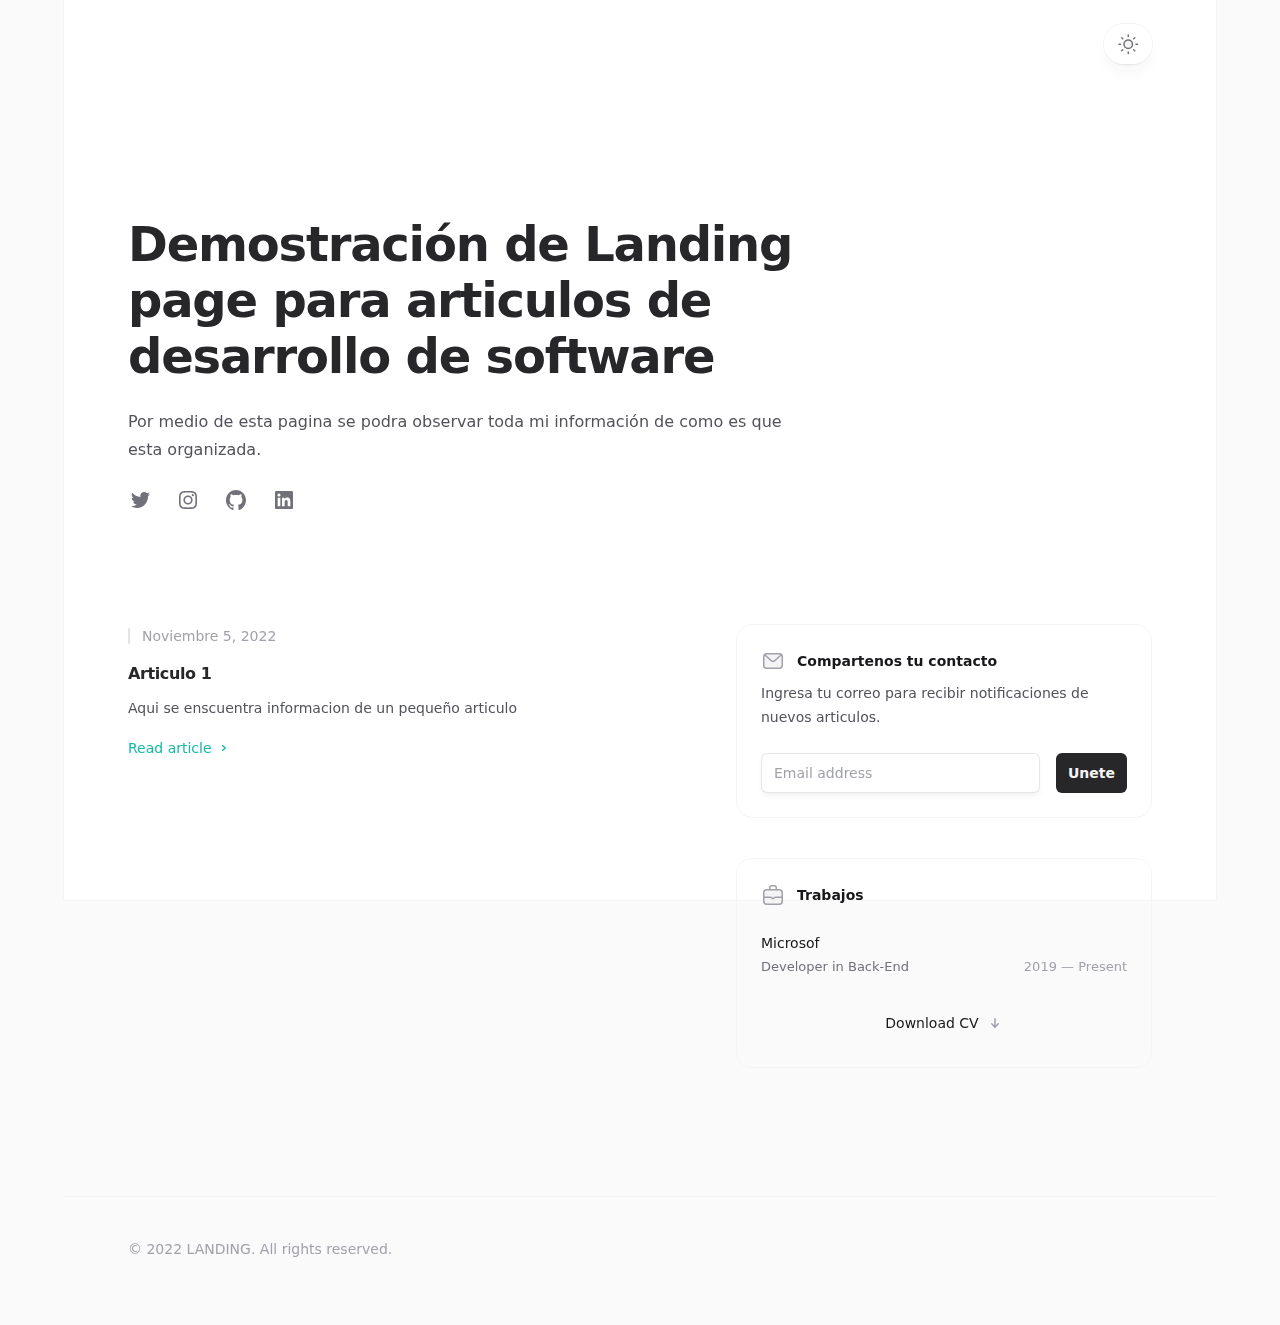
<file: index.html>
<!DOCTYPE html>
<html class="h-full antialiased dark js-focus-visible" lang="en" data-js-focus-visible=""
  style="--header-position:sticky; --content-offset:116px; --header-height:952px; --header-mb:-888px; --avatar-image-transform:translate3d(0.125rem, 0, 0) scale(0.5625); --avatar-border-transform:translate3d(0rem, 0, 0) scale(1); --avatar-border-opacity:1; --header-top:0px; --avatar-top:0px;">

<head>
  <meta http-equiv="Content-Type" content="text/html; charset=UTF-8">

  <meta name="viewport" content="width=device-width">

  <title>LANDING</title>
  <meta name="description"
    content="I’m Spencer, a software designer and entrepreneur based in New York City. I’m the founder and CEO of Planetaria, where we develop technologies that empower regular people to explore space on their own terms.">
  <meta name="next-head-count" content="5">
  <script>
    let darkModeMediaQuery = window.matchMedia('(prefers-color-scheme: dark)')

    updateMode()
    darkModeMediaQuery.addEventListener('change', updateModeWithoutTransitions)
    window.addEventListener('storage', updateModeWithoutTransitions)

    function updateMode() {
      let isSystemDarkMode = darkModeMediaQuery.matches
      let isDarkMode = window.localStorage.isDarkMode === 'true' || (!('isDarkMode' in window.localStorage) && isSystemDarkMode)

      if (isDarkMode) {
        document.documentElement.classList.add('dark')
      } else {
        document.documentElement.classList.remove('dark')
      }

      if (isDarkMode === isSystemDarkMode) {
        delete window.localStorage.isDarkMode
      }
    }

    function disableTransitionsTemporarily() {
      document.documentElement.classList.add('[&_*]:!transition-none')
      window.setTimeout(() => {
        document.documentElement.classList.remove('[&_*]:!transition-none')
      }, 0)
    }

    function updateModeWithoutTransitions() {
      disableTransitionsTemporarily()
      updateMode()
    }
  </script>

  <style>
    pre[class*=language-] {
      color: #f4f4f5
    }

    .token.class-name,
    .token.function,
    .token.selector,
    .token.selector .class,
    .token.selector.class,
    .token.tag {
      color: #f472b6
    }

    .token.attr-name,
    .token.important,
    .token.keyword,
    .token.pseudo-class,
    .token.rule {
      color: #d4d4d8
    }

    .token.module {
      color: #f472b6
    }

    .token.attr-value,
    .token.class,
    .token.property,
    .token.string {
      color: #5eead4
    }

    .token.attr-equals,
    .token.punctuation {
      color: #71717a
    }

    .language-css .token.function,
    .token.unit {
      color: #bae6fd
    }

    .token.combinator,
    .token.comment,
    .token.operator {
      color: #a1a1aa
    }

    /*
! tailwindcss v3.2.1 | MIT License | https://tailwindcss.com
*/
    *,
    :after,
    :before {
      box-sizing: border-box;
      border: 0 solid #e5e7eb
    }

    :after,
    :before {
      --tw-content: ""
    }

    html {
      line-height: 1.5;
      -webkit-text-size-adjust: 100%;
      -moz-tab-size: 4;
      -o-tab-size: 4;
      tab-size: 4;
      font-family: ui-sans-serif, system-ui, -apple-system, BlinkMacSystemFont, Segoe UI, Roboto, Helvetica Neue, Arial, Noto Sans, sans-serif, Apple Color Emoji, Segoe UI Emoji, Segoe UI Symbol, Noto Color Emoji
    }

    body {
      margin: 0;
      line-height: inherit
    }

    hr {
      height: 0;
      color: inherit;
      border-top-width: 1px
    }

    abbr:where([title]) {
      -webkit-text-decoration: underline dotted;
      text-decoration: underline dotted
    }

    h1,
    h2,
    h3,
    h4,
    h5,
    h6 {
      font-size: inherit;
      font-weight: inherit
    }

    a {
      color: inherit;
      text-decoration: inherit
    }

    b,
    strong {
      font-weight: bolder
    }

    code,
    kbd,
    pre,
    samp {
      font-family: ui-monospace, SFMono-Regular, Menlo, Monaco, Consolas, Liberation Mono, Courier New, monospace;
      font-size: 1em
    }

    small {
      font-size: 80%
    }

    sub,
    sup {
      font-size: 75%;
      line-height: 0;
      position: relative;
      vertical-align: baseline
    }

    sub {
      bottom: -.25em
    }

    sup {
      top: -.5em
    }

    table {
      text-indent: 0;
      border-color: inherit;
      border-collapse: collapse
    }

    button,
    input,
    optgroup,
    select,
    textarea {
      font-family: inherit;
      font-size: 100%;
      font-weight: inherit;
      line-height: inherit;
      color: inherit;
      margin: 0;
      padding: 0
    }

    button,
    select {
      text-transform: none
    }

    [type=button],
    [type=reset],
    [type=submit],
    button {
      -webkit-appearance: button;
      background-color: transparent;
      background-image: none
    }

    :-moz-focusring {
      outline: auto
    }

    :-moz-ui-invalid {
      box-shadow: none
    }

    progress {
      vertical-align: baseline
    }

    ::-webkit-inner-spin-button,
    ::-webkit-outer-spin-button {
      height: auto
    }

    [type=search] {
      -webkit-appearance: textfield;
      outline-offset: -2px
    }

    ::-webkit-search-decoration {
      -webkit-appearance: none
    }

    ::-webkit-file-upload-button {
      -webkit-appearance: button;
      font: inherit
    }

    summary {
      display: list-item
    }

    blockquote,
    dd,
    dl,
    figure,
    h1,
    h2,
    h3,
    h4,
    h5,
    h6,
    hr,
    p,
    pre {
      margin: 0
    }

    fieldset {
      margin: 0
    }

    fieldset,
    legend {
      padding: 0
    }

    menu,
    ol,
    ul {
      list-style: none;
      margin: 0;
      padding: 0
    }

    textarea {
      resize: vertical
    }

    input::-moz-placeholder,
    textarea::-moz-placeholder {
      opacity: 1;
      color: #9ca3af
    }

    input::placeholder,
    textarea::placeholder {
      opacity: 1;
      color: #9ca3af
    }

    [role=button],
    button {
      cursor: pointer
    }

    :disabled {
      cursor: default
    }

    audio,
    canvas,
    embed,
    iframe,
    img,
    object,
    svg,
    video {
      display: block;
      vertical-align: middle
    }

    img,
    video {
      max-width: 100%;
      height: auto
    }

    [hidden] {
      display: none
    }

    *,
    :after,
    :before {
      --tw-border-spacing-x: 0;
      --tw-border-spacing-y: 0;
      --tw-translate-x: 0;
      --tw-translate-y: 0;
      --tw-rotate: 0;
      --tw-skew-x: 0;
      --tw-skew-y: 0;
      --tw-scale-x: 1;
      --tw-scale-y: 1;
      --tw-pan-x: ;
      --tw-pan-y: ;
      --tw-pinch-zoom: ;
      --tw-scroll-snap-strictness: proximity;
      --tw-ordinal: ;
      --tw-slashed-zero: ;
      --tw-numeric-figure: ;
      --tw-numeric-spacing: ;
      --tw-numeric-fraction: ;
      --tw-ring-inset: ;
      --tw-ring-offset-width: 0px;
      --tw-ring-offset-color: #fff;
      --tw-ring-color: rgba(59, 130, 246, .5);
      --tw-ring-offset-shadow: 0 0 #0000;
      --tw-ring-shadow: 0 0 #0000;
      --tw-shadow: 0 0 #0000;
      --tw-shadow-colored: 0 0 #0000;
      --tw-blur: ;
      --tw-brightness: ;
      --tw-contrast: ;
      --tw-grayscale: ;
      --tw-hue-rotate: ;
      --tw-invert: ;
      --tw-saturate: ;
      --tw-sepia: ;
      --tw-drop-shadow: ;
      --tw-backdrop-blur: ;
      --tw-backdrop-brightness: ;
      --tw-backdrop-contrast: ;
      --tw-backdrop-grayscale: ;
      --tw-backdrop-hue-rotate: ;
      --tw-backdrop-invert: ;
      --tw-backdrop-opacity: ;
      --tw-backdrop-saturate: ;
      --tw-backdrop-sepia:
    }

    ::backdrop {
      --tw-border-spacing-x: 0;
      --tw-border-spacing-y: 0;
      --tw-translate-x: 0;
      --tw-translate-y: 0;
      --tw-rotate: 0;
      --tw-skew-x: 0;
      --tw-skew-y: 0;
      --tw-scale-x: 1;
      --tw-scale-y: 1;
      --tw-pan-x: ;
      --tw-pan-y: ;
      --tw-pinch-zoom: ;
      --tw-scroll-snap-strictness: proximity;
      --tw-ordinal: ;
      --tw-slashed-zero: ;
      --tw-numeric-figure: ;
      --tw-numeric-spacing: ;
      --tw-numeric-fraction: ;
      --tw-ring-inset: ;
      --tw-ring-offset-width: 0px;
      --tw-ring-offset-color: #fff;
      --tw-ring-color: rgba(59, 130, 246, .5);
      --tw-ring-offset-shadow: 0 0 #0000;
      --tw-ring-shadow: 0 0 #0000;
      --tw-shadow: 0 0 #0000;
      --tw-shadow-colored: 0 0 #0000;
      --tw-blur: ;
      --tw-brightness: ;
      --tw-contrast: ;
      --tw-grayscale: ;
      --tw-hue-rotate: ;
      --tw-invert: ;
      --tw-saturate: ;
      --tw-sepia: ;
      --tw-drop-shadow: ;
      --tw-backdrop-blur: ;
      --tw-backdrop-brightness: ;
      --tw-backdrop-contrast: ;
      --tw-backdrop-grayscale: ;
      --tw-backdrop-hue-rotate: ;
      --tw-backdrop-invert: ;
      --tw-backdrop-opacity: ;
      --tw-backdrop-saturate: ;
      --tw-backdrop-sepia:
    }

    .prose {
      --tw-prose-body: #52525b;
      --tw-prose-headings: #18181b;
      --tw-prose-links: #14b8a6;
      --tw-prose-links-hover: #0d9488;
      --tw-prose-underline: rgba(20, 184, 166, .2);
      --tw-prose-underline-hover: #14b8a6;
      --tw-prose-bold: #18181b;
      --tw-prose-counters: #18181b;
      --tw-prose-bullets: #18181b;
      --tw-prose-hr: #f4f4f5;
      --tw-prose-quote-borders: #e4e4e7;
      --tw-prose-captions: #a1a1aa;
      --tw-prose-code: #3f3f46;
      --tw-prose-code-bg: hsla(240, 5%, 84%, .2);
      --tw-prose-pre-code: #f4f4f5;
      --tw-prose-pre-bg: #18181b;
      --tw-prose-pre-border: transparent;
      --tw-prose-th-borders: #e4e4e7;
      --tw-prose-td-borders: #f4f4f5;
      --tw-prose-invert-body: #a1a1aa;
      --tw-prose-invert-headings: #e4e4e7;
      --tw-prose-invert-links: #2dd4bf;
      --tw-prose-invert-links-hover: #2dd4bf;
      --tw-prose-invert-underline: rgba(45, 212, 191, .3);
      --tw-prose-invert-underline-hover: #2dd4bf;
      --tw-prose-invert-bold: #e4e4e7;
      --tw-prose-invert-counters: #e4e4e7;
      --tw-prose-invert-bullets: #e4e4e7;
      --tw-prose-invert-hr: rgba(63, 63, 70, .4);
      --tw-prose-invert-quote-borders: #71717a;
      --tw-prose-invert-captions: #71717a;
      --tw-prose-invert-code: #d4d4d8;
      --tw-prose-invert-code-bg: hsla(240, 6%, 90%, .05);
      --tw-prose-invert-pre-code: #f4f4f5;
      --tw-prose-invert-pre-bg: rgba(0, 0, 0, .4);
      --tw-prose-invert-pre-border: hsla(240, 6%, 90%, .1);
      --tw-prose-invert-th-borders: #3f3f46;
      --tw-prose-invert-td-borders: #27272a;
      color: var(--tw-prose-body);
      line-height: 1.75rem
    }

    .prose :where(.prose>*):not(:where([class~=not-prose] *)) {
      margin-top: 2.5rem;
      margin-bottom: 2.5rem
    }

    .prose :where(p):not(:where([class~=not-prose] *)) {
      margin-top: 1.75rem;
      margin-bottom: 1.75rem
    }

    .prose :where(h2, h3):not(:where([class~=not-prose] *)) {
      color: var(--tw-prose-headings);
      font-weight: 600
    }

    .prose :where(h2):not(:where([class~=not-prose] *)) {
      font-size: 1.25rem;
      line-height: 1.75rem;
      margin-top: 5rem;
      margin-bottom: 1rem
    }

    .prose :where(h3):not(:where([class~=not-prose] *)) {
      font-size: 1rem;
      line-height: 1.75rem;
      margin-top: 4rem;
      margin-bottom: 1rem
    }

    .prose :where(:is(h2, h3)+*):not(:where([class~=not-prose] *)) {
      margin-top: 0
    }

    .prose :where(img):not(:where([class~=not-prose] *)) {
      border-radius: 1.5rem
    }

    .prose :where(a):not(:where([class~=not-prose] *)) {
      color: var(--tw-prose-links);
      font-weight: 600;
      text-decoration: underline;
      text-decoration-color: var(--tw-prose-underline);
      transition-property: color, text-decoration-color;
      transition-duration: .15s;
      transition-timing-function: cubic-bezier(.4, 0, .2, 1)
    }

    .prose :where(a:hover):not(:where([class~=not-prose] *)) {
      color: var(--tw-prose-links-hover);
      text-decoration-color: var(--tw-prose-underline-hover)
    }

    .prose :where(strong):not(:where([class~=not-prose] *)) {
      color: var(--tw-prose-bold);
      font-weight: 600
    }

    .prose :where(code):not(:where([class~=not-prose] *)) {
      display: inline-block;
      color: var(--tw-prose-code);
      font-size: .875rem;
      font-weight: 600;
      background-color: var(--tw-prose-code-bg);
      border-radius: .5rem;
      padding-left: .25rem;
      padding-right: .25rem
    }

    .prose :where(a code):not(:where([class~=not-prose] *)) {
      color: inherit
    }

    .prose :where(:is(h2, h3) code):not(:where([class~=not-prose] *)) {
      font-weight: 700
    }

    .prose :where(blockquote):not(:where([class~=not-prose] *)) {
      padding-left: 1.5rem;
      border-left-width: 2px;
      border-left-color: var(--tw-prose-quote-borders);
      font-style: italic
    }

    .prose :where(figcaption):not(:where([class~=not-prose] *)) {
      color: var(--tw-prose-captions);
      font-size: .875rem;
      line-height: 1.5rem;
      margin-top: .75rem
    }

    .prose :where(figcaption>p):not(:where([class~=not-prose] *)) {
      margin: 0
    }

    .prose :where(ul):not(:where([class~=not-prose] *)) {
      list-style-type: disc
    }

    .prose :where(ol):not(:where([class~=not-prose] *)) {
      list-style-type: decimal
    }

    .prose :where(ul, ol):not(:where([class~=not-prose] *)) {
      padding-left: 1.5rem
    }

    .prose :where(li):not(:where([class~=not-prose] *)) {
      margin-top: 1.5rem;
      margin-bottom: 1.5rem;
      padding-left: .875rem
    }

    .prose :where(li):not(:where([class~=not-prose] *))::marker {
      font-size: .875rem;
      font-weight: 600
    }

    .prose :where(ol>li):not(:where([class~=not-prose] *))::marker {
      color: var(--tw-prose-counters)
    }

    .prose :where(ul>li):not(:where([class~=not-prose] *))::marker {
      color: var(--tw-prose-bullets)
    }

    .prose :where(li :is(ol, ul)):not(:where([class~=not-prose] *)) {
      margin-top: 1rem;
      margin-bottom: 1rem
    }

    .prose :where(li :is(li, p)):not(:where([class~=not-prose] *)) {
      margin-top: .75rem;
      margin-bottom: .75rem
    }

    .prose :where(pre):not(:where([class~=not-prose] *)) {
      color: var(--tw-prose-pre-code);
      font-size: .875rem;
      font-weight: 500;
      background-color: var(--tw-prose-pre-bg);
      border-radius: 1.5rem;
      padding: 2rem;
      overflow-x: auto;
      border: 1px solid;
      border-color: var(--tw-prose-pre-border)
    }

    .prose :where(pre code):not(:where([class~=not-prose] *)) {
      display: inline;
      color: inherit;
      font-size: inherit;
      font-weight: inherit;
      background-color: transparent;
      border-radius: 0;
      padding: 0
    }

    .prose :where(hr):not(:where([class~=not-prose] *)) {
      margin-top: 5rem;
      margin-bottom: 5rem;
      border-top-width: 1px;
      border-color: var(--tw-prose-hr)
    }

    @media (min-width:1024px) {
      .prose :where(hr):not(:where([class~=not-prose] *)) {
        margin-left: calc(3rem * -1);
        margin-right: calc(3rem * -1)
      }
    }

    .prose :where(table):not(:where([class~=not-prose] *)) {
      width: 100%;
      table-layout: auto;
      text-align: left;
      font-size: .875rem
    }

    .prose :where(thead):not(:where([class~=not-prose] *)) {
      border-bottom-width: 1px;
      border-bottom-color: var(--tw-prose-th-borders)
    }

    .prose :where(thead th):not(:where([class~=not-prose] *)) {
      color: var(--tw-prose-headings);
      font-weight: 600;
      vertical-align: bottom;
      padding-bottom: .5rem
    }

    .prose :where(thead th:not(:first-child)):not(:where([class~=not-prose] *)) {
      padding-left: .5rem
    }

    .prose :where(thead th:not(:last-child)):not(:where([class~=not-prose] *)) {
      padding-right: .5rem
    }

    .prose :where(tbody tr):not(:where([class~=not-prose] *)) {
      border-bottom-width: 1px;
      border-bottom-color: var(--tw-prose-td-borders)
    }

    .prose :where(tbody tr:last-child):not(:where([class~=not-prose] *)) {
      border-bottom-width: 0
    }

    .prose :where(tbody td):not(:where([class~=not-prose] *)) {
      vertical-align: baseline
    }

    .prose :where(tfoot):not(:where([class~=not-prose] *)) {
      border-top-width: 1px;
      border-top-color: var(--tw-prose-th-borders)
    }

    .prose :where(tfoot td):not(:where([class~=not-prose] *)) {
      vertical-align: top
    }

    .prose :where(:is(tbody, tfoot) td):not(:where([class~=not-prose] *)) {
      padding-top: .5rem;
      padding-bottom: .5rem
    }

    .prose :where(:is(tbody, tfoot) td:not(:first-child)):not(:where([class~=not-prose] *)) {
      padding-left: .5rem
    }

    .prose :where(:is(tbody, tfoot) td:not(:last-child)):not(:where([class~=not-prose] *)) {
      padding-right: .5rem
    }

    .sr-only {
      position: absolute;
      width: 1px;
      height: 1px;
      padding: 0;
      margin: -1px;
      overflow: hidden;
      clip: rect(0, 0, 0, 0);
      white-space: nowrap;
      border-width: 0
    }

    .pointer-events-none {
      pointer-events: none
    }

    .pointer-events-auto {
      pointer-events: auto
    }

    .fixed {
      position: fixed
    }

    .absolute {
      position: absolute
    }

    .relative {
      position: relative
    }

    .sticky {
      position: sticky
    }

    .inset-0 {
      top: 0;
      right: 0;
      bottom: 0;
      left: 0
    }

    .-inset-y-6 {
      top: -1.5rem;
      bottom: -1.5rem
    }

    .-inset-x-4 {
      left: -1rem;
      right: -1rem
    }

    .inset-y-0 {
      top: 0;
      bottom: 0
    }

    .inset-x-4 {
      left: 1rem;
      right: 1rem
    }

    .inset-x-1 {
      left: .25rem;
      right: .25rem
    }

    .left-0 {
      left: 0
    }

    .top-8 {
      top: 2rem
    }

    .-bottom-px {
      bottom: -1px
    }

    .top-0 {
      top: 0
    }

    .top-\[var\(--avatar-top\2c theme\(spacing\.3\)\)\] {
      top: var(--avatar-top, .75rem)
    }

    .top-3 {
      top: .75rem
    }

    .top-\[var\(--header-top\2c theme\(spacing\.6\)\)\] {
      top: var(--header-top, 1.5rem)
    }

    .z-0 {
      z-index: 0
    }

    .z-20 {
      z-index: 20
    }

    .z-10 {
      z-index: 10
    }

    .z-50 {
      z-index: 50
    }

    .order-first {
      order: -9999
    }

    .order-last {
      order: 9999
    }

    .-m-1 {
      margin: -.25rem
    }

    .mx-auto {
      margin-left: auto;
      margin-right: auto
    }

    .-my-2 {
      margin-top: -.5rem;
      margin-bottom: -.5rem
    }

    .-my-4 {
      margin-top: -1rem;
      margin-bottom: -1rem
    }

    .mt-16 {
      margin-top: 4rem
    }

    .mb-8 {
      margin-bottom: 2rem
    }

    .mt-6 {
      margin-top: 1.5rem
    }

    .ml-3 {
      margin-left: .75rem
    }

    .mt-8 {
      margin-top: 2rem
    }

    .mt-2 {
      margin-top: .5rem
    }

    .mt-4 {
      margin-top: 1rem
    }

    .ml-1 {
      margin-left: .25rem
    }

    .mb-3 {
      margin-bottom: .75rem
    }

    .mt-32 {
      margin-top: 8rem
    }

    .mt-\[calc\(theme\(spacing\.16\)-theme\(spacing\.3\)\)\] {
      margin-top: calc(4rem - .75rem)
    }

    .-mb-3 {
      margin-bottom: -.75rem
    }

    .ml-4 {
      margin-left: 1rem
    }

    .mt-1 {
      margin-top: .25rem
    }

    .ml-auto {
      margin-left: auto
    }

    .mt-9 {
      margin-top: 2.25rem
    }

    .mt-24 {
      margin-top: 6rem
    }

    .ml-2 {
      margin-left: .5rem
    }

    .block {
      display: block
    }

    .flex {
      display: flex
    }

    .inline-flex {
      display: inline-flex
    }

    .grid {
      display: grid
    }

    .hidden {
      display: none
    }

    .aspect-square {
      aspect-ratio: 1/1
    }

    .aspect-\[9\/10\] {
      aspect-ratio: 9/10
    }

    .h-10 {
      height: 2.5rem
    }

    .h-4 {
      height: 1rem
    }

    .h-auto {
      height: auto
    }

    .h-6 {
      height: 1.5rem
    }

    .h-px {
      height: 1px
    }

    .h-16 {
      height: 4rem
    }

    .h-9 {
      height: 2.25rem
    }

    .h-full {
      height: 100%
    }

    .h-7 {
      height: 1.75rem
    }

    .h-12 {
      height: 3rem
    }

    .h-8 {
      height: 2rem
    }

    .w-10 {
      width: 2.5rem
    }

    .w-4 {
      width: 1rem
    }

    .w-0\.5 {
      width: .125rem
    }

    .w-0 {
      width: 0
    }

    .w-2 {
      width: .5rem
    }

    .w-6 {
      width: 1.5rem
    }

    .w-16 {
      width: 4rem
    }

    .w-9 {
      width: 2.25rem
    }

    .w-full {
      width: 100%
    }

    .w-7 {
      width: 1.75rem
    }

    .w-44 {
      width: 11rem
    }

    .w-12 {
      width: 3rem
    }

    .w-8 {
      width: 2rem
    }

    .min-w-0 {
      min-width: 0
    }

    .max-w-2xl {
      max-width: 42rem
    }

    .max-w-7xl {
      max-width: 80rem
    }

    .max-w-3xl {
      max-width: 48rem
    }

    .max-w-xs {
      max-width: 20rem
    }

    .max-w-xl {
      max-width: 36rem
    }

    .flex-1 {
      flex: 1 1 0%
    }

    .flex-none {
      flex: none
    }

    .flex-auto {
      flex: 1 1 auto
    }

    .origin-top {
      transform-origin: top
    }

    .origin-left {
      transform-origin: left
    }

    .rotate-3 {
      --tw-rotate: 3deg
    }

    .rotate-2,
    .rotate-3 {
      transform: translate(var(--tw-translate-x), var(--tw-translate-y)) rotate(var(--tw-rotate)) skewX(var(--tw-skew-x)) skewY(var(--tw-skew-y)) scaleX(var(--tw-scale-x)) scaleY(var(--tw-scale-y))
    }

    .rotate-2 {
      --tw-rotate: 2deg
    }

    .-rotate-2 {
      --tw-rotate: -2deg
    }

    .-rotate-2,
    .scale-95 {
      transform: translate(var(--tw-translate-x), var(--tw-translate-y)) rotate(var(--tw-rotate)) skewX(var(--tw-skew-x)) skewY(var(--tw-skew-y)) scaleX(var(--tw-scale-x)) scaleY(var(--tw-scale-y))
    }

    .scale-95 {
      --tw-scale-x: .95;
      --tw-scale-y: .95
    }

    .scale-100 {
      --tw-scale-x: 1;
      --tw-scale-y: 1
    }

    .scale-100,
    .transform {
      transform: translate(var(--tw-translate-x), var(--tw-translate-y)) rotate(var(--tw-rotate)) skewX(var(--tw-skew-x)) skewY(var(--tw-skew-y)) scaleX(var(--tw-scale-x)) scaleY(var(--tw-scale-y))
    }

    .resize {
      resize: both
    }

    .appearance-none {
      -webkit-appearance: none;
      -moz-appearance: none;
      appearance: none
    }

    .grid-cols-1 {
      grid-template-columns: repeat(1, minmax(0, 1fr))
    }

    .flex-row-reverse {
      flex-direction: row-reverse
    }

    .flex-col {
      flex-direction: column
    }

    .flex-wrap {
      flex-wrap: wrap
    }

    .items-start {
      align-items: flex-start
    }

    .items-center {
      align-items: center
    }

    .items-baseline {
      align-items: baseline
    }

    .justify-end {
      justify-content: flex-end
    }

    .justify-center {
      justify-content: center
    }

    .justify-between {
      justify-content: space-between
    }

    .gap-2 {
      gap: .5rem
    }

    .gap-6 {
      gap: 1.5rem
    }

    .gap-4 {
      gap: 1rem
    }

    .gap-5 {
      gap: 1.25rem
    }

    .gap-16 {
      gap: 4rem
    }

    .gap-y-8 {
      row-gap: 2rem
    }

    .gap-y-16 {
      row-gap: 4rem
    }

    .gap-x-2 {
      -moz-column-gap: .5rem;
      column-gap: .5rem
    }

    .gap-y-20 {
      row-gap: 5rem
    }

    .gap-x-12 {
      -moz-column-gap: 3rem;
      column-gap: 3rem
    }

    .space-y-7>:not([hidden])~:not([hidden]) {
      --tw-space-y-reverse: 0;
      margin-top: calc(1.75rem * calc(1 - var(--tw-space-y-reverse)));
      margin-bottom: calc(1.75rem * var(--tw-space-y-reverse))
    }

    .space-y-4>:not([hidden])~:not([hidden]) {
      --tw-space-y-reverse: 0;
      margin-top: calc(1rem * calc(1 - var(--tw-space-y-reverse)));
      margin-bottom: calc(1rem * var(--tw-space-y-reverse))
    }

    .space-y-10>:not([hidden])~:not([hidden]) {
      --tw-space-y-reverse: 0;
      margin-top: calc(2.5rem * calc(1 - var(--tw-space-y-reverse)));
      margin-bottom: calc(2.5rem * var(--tw-space-y-reverse))
    }

    .space-y-16>:not([hidden])~:not([hidden]) {
      --tw-space-y-reverse: 0;
      margin-top: calc(4rem * calc(1 - var(--tw-space-y-reverse)));
      margin-bottom: calc(4rem * var(--tw-space-y-reverse))
    }

    .space-y-20>:not([hidden])~:not([hidden]) {
      --tw-space-y-reverse: 0;
      margin-top: calc(5rem * calc(1 - var(--tw-space-y-reverse)));
      margin-bottom: calc(5rem * var(--tw-space-y-reverse))
    }

    .divide-y>:not([hidden])~:not([hidden]) {
      --tw-divide-y-reverse: 0;
      border-top-width: calc(1px * calc(1 - var(--tw-divide-y-reverse)));
      border-bottom-width: calc(1px * var(--tw-divide-y-reverse))
    }

    .divide-zinc-100>:not([hidden])~:not([hidden]) {
      --tw-divide-opacity: 1;
      border-color: rgb(244 244 245/var(--tw-divide-opacity))
    }

    .overflow-hidden {
      overflow: hidden
    }

    .rounded-full {
      border-radius: 9999px
    }

    .rounded-md {
      border-radius: .375rem
    }

    .rounded-3xl {
      border-radius: 1.5rem
    }

    .rounded-2xl {
      border-radius: 1rem
    }

    .rounded-xl {
      border-radius: .75rem
    }

    .border {
      border-width: 1px
    }

    .border-t {
      border-top-width: 1px
    }

    .border-zinc-100 {
      --tw-border-opacity: 1;
      border-color: rgb(244 244 245/var(--tw-border-opacity))
    }

    .border-zinc-900\/10 {
      border-color: rgba(24, 24, 27, .1)
    }

    .bg-white {
      --tw-bg-opacity: 1;
      background-color: rgb(255 255 255/var(--tw-bg-opacity))
    }

    .bg-zinc-200 {
      --tw-bg-opacity: 1;
      background-color: rgb(228 228 231/var(--tw-bg-opacity))
    }

    .bg-zinc-800 {
      --tw-bg-opacity: 1;
      background-color: rgb(39 39 42/var(--tw-bg-opacity))
    }

    .bg-zinc-50 {
      --tw-bg-opacity: 1;
      background-color: rgb(250 250 250/var(--tw-bg-opacity))
    }

    .bg-white\/90 {
      background-color: hsla(0, 0%, 100%, .9)
    }

    .bg-zinc-800\/40 {
      background-color: rgba(39, 39, 42, .4)
    }

    .bg-zinc-100 {
      --tw-bg-opacity: 1;
      background-color: rgb(244 244 245/var(--tw-bg-opacity))
    }

    .bg-gradient-to-r {
      background-image: linear-gradient(to right, var(--tw-gradient-stops))
    }

    .from-teal-500\/0 {
      --tw-gradient-from: rgba(20, 184, 166, 0);
      --tw-gradient-to: rgba(20, 184, 166, 0);
      --tw-gradient-stops: var(--tw-gradient-from), var(--tw-gradient-to)
    }

    .via-teal-500\/40 {
      --tw-gradient-to: rgba(20, 184, 166, 0);
      --tw-gradient-stops: var(--tw-gradient-from), rgba(20, 184, 166, .4), var(--tw-gradient-to)
    }

    .to-teal-500\/0 {
      --tw-gradient-to: rgba(20, 184, 166, 0)
    }

    .fill-zinc-100 {
      fill: #f4f4f5
    }

    .fill-zinc-700 {
      fill: #3f3f46
    }

    .fill-zinc-500 {
      fill: #71717a
    }

    .stroke-zinc-500 {
      stroke: #71717a
    }

    .stroke-current {
      stroke: currentColor
    }

    .stroke-zinc-400 {
      stroke: #a1a1aa
    }

    .object-cover {
      -o-object-fit: cover;
      object-fit: cover
    }

    .p-8 {
      padding: 2rem
    }

    .p-1 {
      padding: .25rem
    }

    .p-0\.5 {
      padding: .125rem
    }

    .p-0 {
      padding: 0
    }

    .p-6 {
      padding: 1.5rem
    }

    .py-2 {
      padding-top: .5rem;
      padding-bottom: .5rem
    }

    .px-3 {
      padding-left: .75rem;
      padding-right: .75rem
    }

    .px-4 {
      padding-left: 1rem;
      padding-right: 1rem
    }

    .px-2\.5 {
      padding-left: .625rem;
      padding-right: .625rem
    }

    .px-2 {
      padding-left: .5rem;
      padding-right: .5rem
    }

    .py-\[calc\(theme\(spacing\.2\)-1px\)\] {
      padding-top: calc(.5rem - 1px);
      padding-bottom: calc(.5rem - 1px)
    }

    .py-4 {
      padding-top: 1rem;
      padding-bottom: 1rem
    }

    .pl-3\.5 {
      padding-left: .875rem
    }

    .pl-3 {
      padding-left: .75rem
    }

    .pt-10 {
      padding-top: 2.5rem
    }

    .pb-16 {
      padding-bottom: 4rem
    }

    .pt-3 {
      padding-top: .75rem
    }

    .pt-6 {
      padding-top: 1.5rem
    }

    .pt-8 {
      padding-top: 2rem
    }

    .text-4xl {
      font-size: 2rem;
      line-height: 2.5rem
    }

    .text-base {
      font-size: 1rem;
      line-height: 1.75rem
    }

    .text-sm {
      font-size: .875rem
    }

    .text-sm,
    .text-xs {
      line-height: 1.5rem
    }

    .text-xs {
      font-size: .8125rem
    }

    .font-bold {
      font-weight: 700
    }

    .font-semibold {
      font-weight: 600
    }

    .font-medium {
      font-weight: 500
    }

    .tracking-tight {
      letter-spacing: -.025em
    }

    .text-zinc-800 {
      --tw-text-opacity: 1;
      color: rgb(39 39 42/var(--tw-text-opacity))
    }

    .text-zinc-400 {
      --tw-text-opacity: 1;
      color: rgb(161 161 170/var(--tw-text-opacity))
    }

    .text-zinc-100 {
      --tw-text-opacity: 1;
      color: rgb(244 244 245/var(--tw-text-opacity))
    }

    .text-zinc-900 {
      --tw-text-opacity: 1;
      color: rgb(24 24 27/var(--tw-text-opacity))
    }

    .text-zinc-600 {
      --tw-text-opacity: 1;
      color: rgb(82 82 91/var(--tw-text-opacity))
    }

    .text-teal-500 {
      --tw-text-opacity: 1;
      color: rgb(20 184 166/var(--tw-text-opacity))
    }

    .text-zinc-500 {
      --tw-text-opacity: 1;
      color: rgb(113 113 122/var(--tw-text-opacity))
    }

    .antialiased {
      -webkit-font-smoothing: antialiased;
      -moz-osx-font-smoothing: grayscale
    }

    .opacity-0 {
      opacity: 0
    }

    .opacity-100 {
      opacity: 1
    }

    .shadow-md {
      --tw-shadow: 0 4px 6px -1px rgba(0, 0, 0, .1), 0 2px 4px -2px rgba(0, 0, 0, .1);
      --tw-shadow-colored: 0 4px 6px -1px var(--tw-shadow-color), 0 2px 4px -2px var(--tw-shadow-color)
    }

    .shadow-lg,
    .shadow-md {
      box-shadow: var(--tw-ring-offset-shadow, 0 0 #0000), var(--tw-ring-shadow, 0 0 #0000), var(--tw-shadow)
    }

    .shadow-lg {
      --tw-shadow: 0 10px 15px -3px rgba(0, 0, 0, .1), 0 4px 6px -4px rgba(0, 0, 0, .1);
      --tw-shadow-colored: 0 10px 15px -3px var(--tw-shadow-color), 0 4px 6px -4px var(--tw-shadow-color)
    }

    .shadow-zinc-800\/5 {
      --tw-shadow-color: rgba(39, 39, 42, .05);
      --tw-shadow: var(--tw-shadow-colored)
    }

    .outline-offset-2 {
      outline-offset: 2px
    }

    .ring-1 {
      --tw-ring-offset-shadow: var(--tw-ring-inset) 0 0 0 var(--tw-ring-offset-width) var(--tw-ring-offset-color);
      --tw-ring-shadow: var(--tw-ring-inset) 0 0 0 calc(1px + var(--tw-ring-offset-width)) var(--tw-ring-color);
      box-shadow: var(--tw-ring-offset-shadow), var(--tw-ring-shadow), var(--tw-shadow, 0 0 #0000)
    }

    .ring-zinc-900\/5 {
      --tw-ring-color: rgba(24, 24, 27, .05)
    }

    .ring-zinc-100 {
      --tw-ring-opacity: 1;
      --tw-ring-color: rgb(244 244 245/var(--tw-ring-opacity))
    }

    .backdrop-blur {
      --tw-backdrop-blur: blur(8px)
    }

    .backdrop-blur,
    .backdrop-blur-sm {
      -webkit-backdrop-filter: var(--tw-backdrop-blur) var(--tw-backdrop-brightness) var(--tw-backdrop-contrast) var(--tw-backdrop-grayscale) var(--tw-backdrop-hue-rotate) var(--tw-backdrop-invert) var(--tw-backdrop-opacity) var(--tw-backdrop-saturate) var(--tw-backdrop-sepia);
      backdrop-filter: var(--tw-backdrop-blur) var(--tw-backdrop-brightness) var(--tw-backdrop-contrast) var(--tw-backdrop-grayscale) var(--tw-backdrop-hue-rotate) var(--tw-backdrop-invert) var(--tw-backdrop-opacity) var(--tw-backdrop-saturate) var(--tw-backdrop-sepia)
    }

    .backdrop-blur-sm {
      --tw-backdrop-blur: blur(4px)
    }

    .transition {
      transition-property: color, background-color, border-color, text-decoration-color, fill, stroke, opacity, box-shadow, transform, filter, -webkit-backdrop-filter;
      transition-property: color, background-color, border-color, text-decoration-color, fill, stroke, opacity, box-shadow, transform, filter, backdrop-filter;
      transition-property: color, background-color, border-color, text-decoration-color, fill, stroke, opacity, box-shadow, transform, filter, backdrop-filter, -webkit-backdrop-filter;
      transition-timing-function: cubic-bezier(.4, 0, .2, 1);
      transition-duration: .15s
    }

    .transition-opacity {
      transition-property: opacity;
      transition-timing-function: cubic-bezier(.4, 0, .2, 1)
    }

    .duration-150,
    .transition-opacity {
      transition-duration: .15s
    }

    .ease-out {
      transition-timing-function: cubic-bezier(0, 0, .2, 1)
    }

    .ease-in {
      transition-timing-function: cubic-bezier(.4, 0, 1, 1)
    }

    .placeholder\:text-zinc-400::-moz-placeholder {
      --tw-text-opacity: 1;
      color: rgb(161 161 170/var(--tw-text-opacity))
    }

    .placeholder\:text-zinc-400::placeholder {
      --tw-text-opacity: 1;
      color: rgb(161 161 170/var(--tw-text-opacity))
    }

    .hover\:bg-zinc-700:hover {
      --tw-bg-opacity: 1;
      background-color: rgb(63 63 70/var(--tw-bg-opacity))
    }

    .hover\:bg-zinc-100:hover {
      --tw-bg-opacity: 1;
      background-color: rgb(244 244 245/var(--tw-bg-opacity))
    }

    .hover\:text-teal-500:hover {
      --tw-text-opacity: 1;
      color: rgb(20 184 166/var(--tw-text-opacity))
    }

    .focus\:border-teal-500:focus {
      --tw-border-opacity: 1;
      border-color: rgb(20 184 166/var(--tw-border-opacity))
    }

    .focus\:outline-none:focus {
      outline: 2px solid transparent;
      outline-offset: 2px
    }

    .focus\:ring-4:focus {
      --tw-ring-offset-shadow: var(--tw-ring-inset) 0 0 0 var(--tw-ring-offset-width) var(--tw-ring-offset-color);
      --tw-ring-shadow: var(--tw-ring-inset) 0 0 0 calc(4px + var(--tw-ring-offset-width)) var(--tw-ring-color);
      box-shadow: var(--tw-ring-offset-shadow), var(--tw-ring-shadow), var(--tw-shadow, 0 0 #0000)
    }

    .focus\:ring-teal-500\/10:focus {
      --tw-ring-color: rgba(20, 184, 166, .1)
    }

    .active\:bg-zinc-800:active {
      --tw-bg-opacity: 1;
      background-color: rgb(39 39 42/var(--tw-bg-opacity))
    }

    .active\:bg-zinc-100:active {
      --tw-bg-opacity: 1;
      background-color: rgb(244 244 245/var(--tw-bg-opacity))
    }

    .active\:text-zinc-100\/70:active {
      color: hsla(240, 5%, 96%, .7)
    }

    .active\:text-zinc-900\/60:active {
      color: rgba(24, 24, 27, .6)
    }

    .active\:transition-none:active {
      transition-property: none
    }

    .group:hover .group-hover\:scale-100 {
      --tw-scale-x: 1;
      --tw-scale-y: 1;
      transform: translate(var(--tw-translate-x), var(--tw-translate-y)) rotate(var(--tw-rotate)) skewX(var(--tw-skew-x)) skewY(var(--tw-skew-y)) scaleX(var(--tw-scale-x)) scaleY(var(--tw-scale-y))
    }

    .group:hover .group-hover\:fill-zinc-200 {
      fill: #e4e4e7
    }

    .group:hover .group-hover\:fill-teal-500 {
      fill: #14b8a6
    }

    .group:hover .group-hover\:fill-zinc-600 {
      fill: #52525b
    }

    .group:hover .group-hover\:stroke-zinc-700 {
      stroke: #3f3f46
    }

    .group:hover .group-hover\:text-teal-500 {
      --tw-text-opacity: 1;
      color: rgb(20 184 166/var(--tw-text-opacity))
    }

    .group:hover .group-hover\:opacity-100 {
      opacity: 1
    }

    .group:active .group-active\:stroke-zinc-600 {
      stroke: #52525b
    }

    .dark .dark\:prose-invert {
      --tw-prose-body: var(--tw-prose-invert-body);
      --tw-prose-headings: var(--tw-prose-invert-headings);
      --tw-prose-links: var(--tw-prose-invert-links);
      --tw-prose-links-hover: var(--tw-prose-invert-links-hover);
      --tw-prose-underline: var(--tw-prose-invert-underline);
      --tw-prose-underline-hover: var(--tw-prose-invert-underline-hover);
      --tw-prose-bold: var(--tw-prose-invert-bold);
      --tw-prose-counters: var(--tw-prose-invert-counters);
      --tw-prose-bullets: var(--tw-prose-invert-bullets);
      --tw-prose-hr: var(--tw-prose-invert-hr);
      --tw-prose-quote-borders: var(--tw-prose-invert-quote-borders);
      --tw-prose-captions: var(--tw-prose-invert-captions);
      --tw-prose-code: var(--tw-prose-invert-code);
      --tw-prose-code-bg: var(--tw-prose-invert-code-bg);
      --tw-prose-pre-code: var(--tw-prose-invert-pre-code);
      --tw-prose-pre-bg: var(--tw-prose-invert-pre-bg);
      --tw-prose-pre-border: var(--tw-prose-invert-pre-border);
      --tw-prose-th-borders: var(--tw-prose-invert-th-borders);
      --tw-prose-td-borders: var(--tw-prose-invert-td-borders)
    }

    .dark .dark\:block {
      display: block
    }

    .dark .dark\:hidden {
      display: none
    }

    .dark .dark\:divide-zinc-100\/5>:not([hidden])~:not([hidden]) {
      border-color: hsla(240, 5%, 96%, .05)
    }

    .dark .dark\:border {
      border-width: 1px
    }

    .dark .dark\:border-zinc-700\/50 {
      border-color: rgba(63, 63, 70, .5)
    }

    .dark .dark\:border-zinc-700\/40 {
      border-color: rgba(63, 63, 70, .4)
    }

    .dark .dark\:border-zinc-700 {
      --tw-border-opacity: 1;
      border-color: rgb(63 63 70/var(--tw-border-opacity))
    }

    .dark .dark\:bg-zinc-800 {
      --tw-bg-opacity: 1;
      background-color: rgb(39 39 42/var(--tw-bg-opacity))
    }

    .dark .dark\:bg-zinc-500 {
      --tw-bg-opacity: 1;
      background-color: rgb(113 113 122/var(--tw-bg-opacity))
    }

    .dark .dark\:bg-zinc-700 {
      --tw-bg-opacity: 1;
      background-color: rgb(63 63 70/var(--tw-bg-opacity))
    }

    .dark .dark\:bg-zinc-800\/50 {
      background-color: rgba(39, 39, 42, .5)
    }

    .dark .dark\:bg-zinc-800\/90 {
      background-color: rgba(39, 39, 42, .9)
    }

    .dark .dark\:bg-black\/80 {
      background-color: rgba(0, 0, 0, .8)
    }

    .dark .dark\:bg-zinc-900 {
      --tw-bg-opacity: 1;
      background-color: rgb(24 24 27/var(--tw-bg-opacity))
    }

    .dark .dark\:bg-black {
      --tw-bg-opacity: 1;
      background-color: rgb(0 0 0/var(--tw-bg-opacity))
    }

    .dark .dark\:bg-zinc-700\/\[0\.15\] {
      background-color: rgba(63, 63, 70, .15)
    }

    .dark .dark\:from-teal-400\/0 {
      --tw-gradient-from: rgba(45, 212, 191, 0);
      --tw-gradient-to: rgba(45, 212, 191, 0);
      --tw-gradient-stops: var(--tw-gradient-from), var(--tw-gradient-to)
    }

    .dark .dark\:via-teal-400\/40 {
      --tw-gradient-to: rgba(45, 212, 191, 0);
      --tw-gradient-stops: var(--tw-gradient-from), rgba(45, 212, 191, .4), var(--tw-gradient-to)
    }

    .dark .dark\:to-teal-400\/0 {
      --tw-gradient-to: rgba(45, 212, 191, 0)
    }

    .dark .dark\:fill-zinc-100\/10 {
      fill: hsla(240, 5%, 96%, .1)
    }

    .dark .dark\:fill-zinc-400 {
      fill: #a1a1aa
    }

    .dark .dark\:stroke-zinc-500 {
      stroke: #71717a
    }

    .dark .dark\:text-zinc-100 {
      --tw-text-opacity: 1;
      color: rgb(244 244 245/var(--tw-text-opacity))
    }

    .dark .dark\:text-zinc-500 {
      --tw-text-opacity: 1;
      color: rgb(113 113 122/var(--tw-text-opacity))
    }

    .dark .dark\:text-zinc-300 {
      --tw-text-opacity: 1;
      color: rgb(212 212 216/var(--tw-text-opacity))
    }

    .dark .dark\:text-zinc-400 {
      --tw-text-opacity: 1;
      color: rgb(161 161 170/var(--tw-text-opacity))
    }

    .dark .dark\:text-zinc-200 {
      --tw-text-opacity: 1;
      color: rgb(228 228 231/var(--tw-text-opacity))
    }

    .dark .dark\:text-teal-400 {
      --tw-text-opacity: 1;
      color: rgb(45 212 191/var(--tw-text-opacity))
    }

    .dark .dark\:ring-0 {
      --tw-ring-offset-shadow: var(--tw-ring-inset) 0 0 0 var(--tw-ring-offset-width) var(--tw-ring-offset-color);
      --tw-ring-shadow: var(--tw-ring-inset) 0 0 0 calc(0px + var(--tw-ring-offset-width)) var(--tw-ring-color);
      box-shadow: var(--tw-ring-offset-shadow), var(--tw-ring-shadow), var(--tw-shadow, 0 0 #0000)
    }

    .dark .dark\:ring-white\/10 {
      --tw-ring-color: hsla(0, 0%, 100%, .1)
    }

    .dark .dark\:ring-zinc-800 {
      --tw-ring-opacity: 1;
      --tw-ring-color: rgb(39 39 42/var(--tw-ring-opacity))
    }

    .dark .dark\:ring-zinc-300\/20 {
      --tw-ring-color: hsla(240, 5%, 84%, .2)
    }

    .dark .dark\:placeholder\:text-zinc-500::-moz-placeholder {
      --tw-text-opacity: 1;
      color: rgb(113 113 122/var(--tw-text-opacity))
    }

    .dark .dark\:placeholder\:text-zinc-500::placeholder {
      --tw-text-opacity: 1;
      color: rgb(113 113 122/var(--tw-text-opacity))
    }

    .dark .dark\:hover\:border-zinc-700:hover {
      --tw-border-opacity: 1;
      border-color: rgb(63 63 70/var(--tw-border-opacity))
    }

    .dark .dark\:hover\:bg-zinc-600:hover {
      --tw-bg-opacity: 1;
      background-color: rgb(82 82 91/var(--tw-bg-opacity))
    }

    .dark .dark\:hover\:bg-zinc-800:hover {
      --tw-bg-opacity: 1;
      background-color: rgb(39 39 42/var(--tw-bg-opacity))
    }

    .dark .dark\:hover\:text-zinc-50:hover {
      --tw-text-opacity: 1;
      color: rgb(250 250 250/var(--tw-text-opacity))
    }

    .dark .dark\:hover\:text-teal-400:hover {
      --tw-text-opacity: 1;
      color: rgb(45 212 191/var(--tw-text-opacity))
    }

    .dark .dark\:hover\:text-teal-500:hover {
      --tw-text-opacity: 1;
      color: rgb(20 184 166/var(--tw-text-opacity))
    }

    .dark .dark\:hover\:ring-white\/20:hover {
      --tw-ring-color: hsla(0, 0%, 100%, .2)
    }

    .dark .dark\:focus\:border-teal-400:focus {
      --tw-border-opacity: 1;
      border-color: rgb(45 212 191/var(--tw-border-opacity))
    }

    .dark .dark\:focus\:ring-teal-400\/10:focus {
      --tw-ring-color: rgba(45, 212, 191, .1)
    }

    .dark .dark\:active\:bg-zinc-700:active {
      --tw-bg-opacity: 1;
      background-color: rgb(63 63 70/var(--tw-bg-opacity))
    }

    .dark .dark\:active\:bg-zinc-800\/50:active {
      background-color: rgba(39, 39, 42, .5)
    }

    .dark .dark\:active\:text-zinc-100\/70:active {
      color: hsla(240, 5%, 96%, .7)
    }

    .dark .dark\:active\:text-zinc-50\/70:active {
      color: hsla(0, 0%, 98%, .7)
    }

    .dark .group:hover .dark\:group-hover\:fill-zinc-300 {
      fill: #d4d4d8
    }

    .dark .group:hover .dark\:group-hover\:stroke-zinc-400 {
      stroke: #a1a1aa
    }

    .dark .group:active .dark\:group-active\:stroke-zinc-50,
    .dark .group:hover .dark\:group-hover\:stroke-zinc-50 {
      stroke: #fafafa
    }

    @media (min-width:640px) {
      .sm\:-inset-x-6 {
        left: -1.5rem;
        right: -1.5rem
      }

      .sm\:mt-32 {
        margin-top: 8rem
      }

      .sm\:mt-20 {
        margin-top: 5rem
      }

      .sm\:w-72 {
        width: 18rem
      }

      .sm\:grid-cols-2 {
        grid-template-columns: repeat(2, minmax(0, 1fr))
      }

      .sm\:flex-row {
        flex-direction: row
      }

      .sm\:gap-8 {
        gap: 2rem
      }

      .sm\:rounded-2xl {
        border-radius: 1rem
      }

      .sm\:px-8 {
        padding-left: 2rem;
        padding-right: 2rem
      }

      .sm\:text-5xl {
        font-size: 3rem;
        line-height: 3.5rem
      }

      .sm\:text-sm {
        font-size: .875rem;
        line-height: 1.5rem
      }
    }

    @media (min-width:768px) {
      .md\:col-span-3 {
        grid-column: span 3/span 3
      }

      .md\:mt-28 {
        margin-top: 7rem
      }

      .md\:block {
        display: block
      }

      .md\:grid {
        display: grid
      }

      .md\:hidden {
        display: none
      }

      .md\:flex-1 {
        flex: 1 1 0%
      }

      .md\:grid-cols-4 {
        grid-template-columns: repeat(4, minmax(0, 1fr))
      }

      .md\:items-baseline {
        align-items: baseline
      }

      .md\:justify-center {
        justify-content: center
      }

      .md\:border-l {
        border-left-width: 1px
      }

      .md\:border-zinc-100 {
        --tw-border-opacity: 1;
        border-color: rgb(244 244 245/var(--tw-border-opacity))
      }

      .md\:pl-6 {
        padding-left: 1.5rem
      }

      .dark .md\:dark\:border-zinc-700\/40 {
        border-color: rgba(63, 63, 70, .4)
      }
    }

    @media (min-width:1024px) {
      .lg\:absolute {
        position: absolute
      }

      .lg\:-left-5 {
        left: -1.25rem
      }

      .lg\:order-first {
        order: -9999
      }

      .lg\:row-span-2 {
        grid-row: span 2/span 2
      }

      .lg\:mt-32 {
        margin-top: 8rem
      }

      .lg\:mb-0 {
        margin-bottom: 0
      }

      .lg\:-mt-2 {
        margin-top: -.5rem
      }

      .lg\:max-w-5xl {
        max-width: 64rem
      }

      .lg\:max-w-none {
        max-width: none
      }

      .lg\:grid-cols-2 {
        grid-template-columns: repeat(2, minmax(0, 1fr))
      }

      .lg\:grid-cols-3 {
        grid-template-columns: repeat(3, minmax(0, 1fr))
      }

      .lg\:grid-rows-\[auto_1fr\] {
        grid-template-rows: auto 1fr
      }

      .lg\:gap-y-12 {
        row-gap: 3rem
      }

      .lg\:px-8 {
        padding-left: 2rem;
        padding-right: 2rem
      }

      .lg\:px-12 {
        padding-left: 3rem;
        padding-right: 3rem
      }

      .lg\:pl-20 {
        padding-left: 5rem
      }

      .lg\:pl-16 {
        padding-left: 4rem
      }
    }

    @media (min-width:1280px) {
      .xl\:relative {
        position: relative
      }

      .xl\:-top-1\.5 {
        top: -.375rem
      }

      .xl\:left-0 {
        left: 0
      }

      .xl\:-top-1 {
        top: -.25rem
      }

      .xl\:mt-0 {
        margin-top: 0
      }

      .xl\:pl-24 {
        padding-left: 6rem
      }
    }

    .\[\&_\*\]\:\!transition-none * {
      transition-property: none !important
    }

    @media (prefers-color-scheme:dark) {
      .\[\@media\(prefers-color-scheme\:dark\)\]\:fill-teal-50 {
        fill: #f0fdfa
      }

      .\[\@media\(prefers-color-scheme\:dark\)\]\:stroke-teal-500 {
        stroke: #14b8a6
      }

      .group:hover .\[\@media\(prefers-color-scheme\:dark\)\]\:group-hover\:fill-teal-50 {
        fill: #f0fdfa
      }

      .group:hover .\[\@media\(prefers-color-scheme\:dark\)\]\:group-hover\:stroke-teal-600 {
        stroke: #0d9488
      }

      .group:hover .\[\@media\(prefers-color-scheme\:dark\)\]\:group-hover\:stroke-zinc-400 {
        stroke: #a1a1aa
      }
    }

    @media not (prefers-color-scheme:dark) {
      .\[\@media_not_\(prefers-color-scheme\:dark\)\]\:fill-teal-400\/10 {
        fill: rgba(45, 212, 191, .1)
      }

      .\[\@media_not_\(prefers-color-scheme\:dark\)\]\:stroke-teal-500 {
        stroke: #14b8a6
      }
    }
  </style>
</head>

<body class="flex h-full flex-col bg-zinc-50 dark:bg-black">
  <div id="__next">
    <div class="fixed inset-0 flex justify-center sm:px-8">
      <div class="flex w-full max-w-7xl lg:px-8">
        <div class="w-full bg-white ring-1 ring-zinc-100 dark:bg-zinc-900 dark:ring-zinc-300/20"></div>
      </div>
    </div>
    <div class="relative">
      <header class="pointer-events-none relative z-50 flex flex-col"
        style="height: var(--header-height); margin-bottom: var(--header-mb);">
        <div class="top-0 z-10 h-16 pt-6" style="position: var(--header-position);">
          <div class="sm:px-8 top-[var(--header-top,theme(spacing.6))] w-full"
            style="position: var(--header-inner-position);">
            <div class="mx-auto max-w-7xl lg:px-8">
              <div class="relative px-4 sm:px-8 lg:px-12">
                <div class="mx-auto max-w-2xl lg:max-w-5xl">
                  <div class="relative flex gap-4">
                    <div class="flex flex-1"></div>
                    <div class="flex flex-1 justify-end md:justify-center">
                      <div class="pointer-events-auto md:hidden" data-headlessui-state=""><button
                          class="group flex items-center rounded-full bg-white/90 px-4 py-2 text-sm font-medium text-zinc-800 shadow-lg shadow-zinc-800/5 ring-1 ring-zinc-900/5 backdrop-blur dark:bg-zinc-800/90 dark:text-zinc-200 dark:ring-white/10 dark:hover:ring-white/20"
                          id="headlessui-popover-button-:r0:" type="button" aria-expanded="false"
                          data-headlessui-state="">Menu<svg viewBox="0 0 8 6" aria-hidden="true"
                            class="ml-3 h-auto w-2 stroke-zinc-500 group-hover:stroke-zinc-700 dark:group-hover:stroke-zinc-400">
                            <path d="M1.75 1.75 4 4.25l2.25-2.5" fill="none" stroke-width="1.5" stroke-linecap="round"
                              stroke-linejoin="round"></path>
                          </svg></button></div>
                    </div>
                    <div class="flex justify-end md:flex-1">
                      <div class="pointer-events-auto"><button type="button" aria-label="Toggle dark mode"
                          class="group rounded-full bg-white/90 px-3 py-2 shadow-lg shadow-zinc-800/5 ring-1 ring-zinc-900/5 backdrop-blur transition dark:bg-zinc-800/90 dark:ring-white/10 dark:hover:ring-white/20"><svg
                            viewBox="0 0 24 24" stroke-width="1.5" stroke-linecap="round" stroke-linejoin="round"
                            aria-hidden="true"
                            class="h-6 w-6 fill-zinc-100 stroke-zinc-500 transition group-hover:fill-zinc-200 group-hover:stroke-zinc-700 dark:hidden [@media(prefers-color-scheme:dark)]:fill-teal-50 [@media(prefers-color-scheme:dark)]:stroke-teal-500 [@media(prefers-color-scheme:dark)]:group-hover:fill-teal-50 [@media(prefers-color-scheme:dark)]:group-hover:stroke-teal-600">
                            <path
                              d="M8 12.25A4.25 4.25 0 0 1 12.25 8v0a4.25 4.25 0 0 1 4.25 4.25v0a4.25 4.25 0 0 1-4.25 4.25v0A4.25 4.25 0 0 1 8 12.25v0Z">
                            </path>
                            <path
                              d="M12.25 3v1.5M21.5 12.25H20M18.791 18.791l-1.06-1.06M18.791 5.709l-1.06 1.06M12.25 20v1.5M4.5 12.25H3M6.77 6.77 5.709 5.709M6.77 17.73l-1.061 1.061"
                              fill="none"></path>
                          </svg><svg viewBox="0 0 24 24" aria-hidden="true"
                            class="hidden h-6 w-6 fill-zinc-700 stroke-zinc-500 transition dark:block [@media(prefers-color-scheme:dark)]:group-hover:stroke-zinc-400 [@media_not_(prefers-color-scheme:dark)]:fill-teal-400/10 [@media_not_(prefers-color-scheme:dark)]:stroke-teal-500">
                            <path
                              d="M17.25 16.22a6.937 6.937 0 0 1-9.47-9.47 7.451 7.451 0 1 0 9.47 9.47ZM12.75 7C17 7 17 2.75 17 2.75S17 7 21.25 7C17 7 17 11.25 17 11.25S17 7 12.75 7Z"
                              stroke-width="1.5" stroke-linecap="round" stroke-linejoin="round"></path>
                          </svg></button></div>
                    </div>
                  </div>
                </div>
              </div>
            </div>
          </div>
        </div>
      </header>
      <div style="height: var(--content-offset);"></div>
      <main>
        <div class="sm:px-8 mt-9">
          <div class="mx-auto max-w-7xl lg:px-8">
            <div class="relative px-4 sm:px-8 lg:px-12">
              <div class="mx-auto max-w-2xl lg:max-w-5xl">
                <div class="max-w-2xl">
                  <h1 class="text-4xl font-bold tracking-tight text-zinc-800 dark:text-zinc-100 sm:text-5xl">Demostración de Landing page 
                    para articulos de desarrollo de software </h1>
                  <p class="mt-6 text-base text-zinc-600 dark:text-zinc-400">Por medio de esta pagina se podra observar toda mi información de
                    como es que esta organizada.
                  </p>
                  <div class="mt-6 flex gap-6"><a class="group -m-1 p-1" aria-label="Follow on Twitter"
                      href="https://twitter.com/"><svg viewBox="0 0 24 24" aria-hidden="true"
                        class="h-6 w-6 fill-zinc-500 transition group-hover:fill-zinc-600 dark:fill-zinc-400 dark:group-hover:fill-zinc-300">
                        <path
                          d="M20.055 7.983c.011.174.011.347.011.523 0 5.338-3.92 11.494-11.09 11.494v-.003A10.755 10.755 0 0 1 3 18.186c.308.038.618.057.928.058a7.655 7.655 0 0 0 4.841-1.733c-1.668-.032-3.13-1.16-3.642-2.805a3.753 3.753 0 0 0 1.76-.07C5.07 13.256 3.76 11.6 3.76 9.676v-.05a3.77 3.77 0 0 0 1.77.505C3.816 8.945 3.288 6.583 4.322 4.737c1.98 2.524 4.9 4.058 8.034 4.22a4.137 4.137 0 0 1 1.128-3.86A3.807 3.807 0 0 1 19 5.274a7.657 7.657 0 0 0 2.475-.98c-.29.934-.9 1.729-1.713 2.233A7.54 7.54 0 0 0 22 5.89a8.084 8.084 0 0 1-1.945 2.093Z">
                        </path>
                      </svg></a><a class="group -m-1 p-1" aria-label="Follow on Instagram"
                      href="https://instagram.com/"><svg viewBox="0 0 24 24" aria-hidden="true"
                        class="h-6 w-6 fill-zinc-500 transition group-hover:fill-zinc-600 dark:fill-zinc-400 dark:group-hover:fill-zinc-300">
                        <path
                          d="M12 3c-2.444 0-2.75.01-3.71.054-.959.044-1.613.196-2.185.418A4.412 4.412 0 0 0 4.51 4.511c-.5.5-.809 1.002-1.039 1.594-.222.572-.374 1.226-.418 2.184C3.01 9.25 3 9.556 3 12s.01 2.75.054 3.71c.044.959.196 1.613.418 2.185.23.592.538 1.094 1.039 1.595.5.5 1.002.808 1.594 1.038.572.222 1.226.374 2.184.418C9.25 20.99 9.556 21 12 21s2.75-.01 3.71-.054c.959-.044 1.613-.196 2.185-.419a4.412 4.412 0 0 0 1.595-1.038c.5-.5.808-1.002 1.038-1.594.222-.572.374-1.226.418-2.184.044-.96.054-1.267.054-3.711s-.01-2.75-.054-3.71c-.044-.959-.196-1.613-.419-2.185A4.412 4.412 0 0 0 19.49 4.51c-.5-.5-1.002-.809-1.594-1.039-.572-.222-1.226-.374-2.184-.418C14.75 3.01 14.444 3 12 3Zm0 1.622c2.403 0 2.688.009 3.637.052.877.04 1.354.187 1.67.31.421.163.72.358 1.036.673.315.315.51.615.673 1.035.123.317.27.794.31 1.671.043.95.052 1.234.052 3.637s-.009 2.688-.052 3.637c-.04.877-.187 1.354-.31 1.67-.163.421-.358.72-.673 1.036a2.79 2.79 0 0 1-1.035.673c-.317.123-.794.27-1.671.31-.95.043-1.234.052-3.637.052s-2.688-.009-3.637-.052c-.877-.04-1.354-.187-1.67-.31a2.789 2.789 0 0 1-1.036-.673 2.79 2.79 0 0 1-.673-1.035c-.123-.317-.27-.794-.31-1.671-.043-.95-.052-1.234-.052-3.637s.009-2.688.052-3.637c.04-.877.187-1.354.31-1.67.163-.421.358-.72.673-1.036.315-.315.615-.51 1.035-.673.317-.123.794-.27 1.671-.31.95-.043 1.234-.052 3.637-.052Z">
                        </path>
                        <path
                          d="M12 15a3 3 0 1 1 0-6 3 3 0 0 1 0 6Zm0-7.622a4.622 4.622 0 1 0 0 9.244 4.622 4.622 0 0 0 0-9.244Zm5.884-.182a1.08 1.08 0 1 1-2.16 0 1.08 1.08 0 0 1 2.16 0Z">
                        </path>
                      </svg></a><a class="group -m-1 p-1" aria-label="Follow on GitHub" href="https://github.com/"><svg
                        viewBox="0 0 24 24" aria-hidden="true"
                        class="h-6 w-6 fill-zinc-500 transition group-hover:fill-zinc-600 dark:fill-zinc-400 dark:group-hover:fill-zinc-300">
                        <path fill-rule="evenodd" clip-rule="evenodd"
                          d="M12 2C6.475 2 2 6.588 2 12.253c0 4.537 2.862 8.369 6.838 9.727.5.09.687-.218.687-.487 0-.243-.013-1.05-.013-1.91C7 20.059 6.35 18.957 6.15 18.38c-.113-.295-.6-1.205-1.025-1.448-.35-.192-.85-.667-.013-.68.788-.012 1.35.744 1.538 1.051.9 1.551 2.338 1.116 2.912.846.088-.666.35-1.115.638-1.371-2.225-.256-4.55-1.14-4.55-5.062 0-1.115.387-2.038 1.025-2.756-.1-.256-.45-1.307.1-2.717 0 0 .837-.269 2.75 1.051.8-.23 1.65-.346 2.5-.346.85 0 1.7.115 2.5.346 1.912-1.333 2.75-1.05 2.75-1.05.55 1.409.2 2.46.1 2.716.637.718 1.025 1.628 1.025 2.756 0 3.934-2.337 4.806-4.562 5.062.362.32.675.936.675 1.897 0 1.371-.013 2.473-.013 2.82 0 .268.188.589.688.486a10.039 10.039 0 0 0 4.932-3.74A10.447 10.447 0 0 0 22 12.253C22 6.588 17.525 2 12 2Z">
                        </path>
                      </svg></a><a class="group -m-1 p-1" aria-label="Follow on LinkedIn"
                      href="https://linkedin.com/"><svg viewBox="0 0 24 24"
                        class="h-6 w-6 fill-zinc-500 transition group-hover:fill-zinc-600 dark:fill-zinc-400 dark:group-hover:fill-zinc-300">
                        <path
                          d="M18.335 18.339H15.67v-4.177c0-.996-.02-2.278-1.39-2.278-1.389 0-1.601 1.084-1.601 2.205v4.25h-2.666V9.75h2.56v1.17h.035c.358-.674 1.228-1.387 2.528-1.387 2.7 0 3.2 1.778 3.2 4.091v4.715zM7.003 8.575a1.546 1.546 0 01-1.548-1.549 1.548 1.548 0 111.547 1.549zm1.336 9.764H5.666V9.75H8.34v8.589zM19.67 3H4.329C3.593 3 3 3.58 3 4.297v15.406C3 20.42 3.594 21 4.328 21h15.338C20.4 21 21 20.42 21 19.703V4.297C21 3.58 20.4 3 19.666 3h.003z">
                        </path>
                      </svg></a></div>
                </div>
              </div>
            </div>
          </div>
        </div>
        <div class="sm:px-8 mt-24 md:mt-28">
          <div class="mx-auto max-w-7xl lg:px-8">
            <div class="relative px-4 sm:px-8 lg:px-12">
              <div class="mx-auto max-w-2xl lg:max-w-5xl">
                <div class="mx-auto grid max-w-xl grid-cols-1 gap-y-20 lg:max-w-none lg:grid-cols-2">
                  <div class="flex flex-col gap-16">
                    <article class="group relative flex flex-col items-start">
                      <h2 class="text-base font-semibold tracking-tight text-zinc-800 dark:text-zinc-100">
                        <div
                          class="absolute -inset-y-6 -inset-x-4 z-0 scale-95 bg-zinc-50 opacity-0 transition group-hover:scale-100 group-hover:opacity-100 dark:bg-zinc-800/50 sm:-inset-x-6 sm:rounded-2xl">
                        </div><a href="#"><span
                            class="absolute -inset-y-6 -inset-x-4 z-20 sm:-inset-x-6 sm:rounded-2xl"></span><span
                            class="relative z-10">Articulo 1</span></a>
                      </h2><time
                        class="relative z-10 order-first mb-3 flex items-center text-sm text-zinc-400 dark:text-zinc-500 pl-3.5"
                        datetime="2022-09-05"><span class="absolute inset-y-0 left-0 flex items-center"
                          aria-hidden="true"><span
                            class="h-4 w-0.5 rounded-full bg-zinc-200 dark:bg-zinc-500"></span></span>Noviembre 5,
                        2022</time>
                      <p class="relative z-10 mt-2 text-sm text-zinc-600 dark:text-zinc-400">Aqui se enscuentra informacion de un pequeño articulo</p>
                      <div aria-hidden="true"
                        class="relative z-10 mt-4 flex items-center text-sm font-medium text-teal-500">Read article<svg
                          viewBox="0 0 16 16" fill="none" aria-hidden="true" class="ml-1 h-4 w-4 stroke-current">
                          <path d="M6.75 5.75 9.25 8l-2.5 2.25" stroke-width="1.5" stroke-linecap="round"
                            stroke-linejoin="round"></path>
                        </svg></div>
                    </article>
                  </div>
                  <div class="space-y-10 lg:pl-16 xl:pl-24">
                    <form action="file:///C:/thank-you"
                      class="rounded-2xl border border-zinc-100 p-6 dark:border-zinc-700/40">
                      <h2 class="flex text-sm font-semibold text-zinc-900 dark:text-zinc-100"><svg viewBox="0 0 24 24"
                          fill="none" stroke-width="1.5" stroke-linecap="round" stroke-linejoin="round"
                          aria-hidden="true" class="h-6 w-6 flex-none">
                          <path
                            d="M2.75 7.75a3 3 0 0 1 3-3h12.5a3 3 0 0 1 3 3v8.5a3 3 0 0 1-3 3H5.75a3 3 0 0 1-3-3v-8.5Z"
                            class="fill-zinc-100 stroke-zinc-400 dark:fill-zinc-100/10 dark:stroke-zinc-500"></path>
                          <path d="m4 6 6.024 5.479a2.915 2.915 0 0 0 3.952 0L20 6"
                            class="stroke-zinc-400 dark:stroke-zinc-500"></path>
                        </svg><span class="ml-3">Compartenos tu contacto</span></h2>
                      <p class="mt-2 text-sm text-zinc-600 dark:text-zinc-400">Ingresa tu correo para recibir notificaciones de nuevos articulos.</p>
                      <div class="mt-6 flex"><input type="email" placeholder="Email address" aria-label="Email address"
                          required=""
                          class="min-w-0 flex-auto appearance-none rounded-md border border-zinc-900/10 bg-white px-3 py-[calc(theme(spacing.2)-1px)] shadow-md shadow-zinc-800/5 placeholder:text-zinc-400 focus:border-teal-500 focus:outline-none focus:ring-4 focus:ring-teal-500/10 dark:border-zinc-700 dark:bg-zinc-700/[0.15] dark:text-zinc-200 dark:placeholder:text-zinc-500 dark:focus:border-teal-400 dark:focus:ring-teal-400/10 sm:text-sm"><button
                          class="inline-flex items-center gap-2 justify-center rounded-md py-2 px-3 text-sm outline-offset-2 transition active:transition-none bg-zinc-800 font-semibold text-zinc-100 hover:bg-zinc-700 active:bg-zinc-800 active:text-zinc-100/70 dark:bg-zinc-700 dark:hover:bg-zinc-600 dark:active:bg-zinc-700 dark:active:text-zinc-100/70 ml-4 flex-none"
                          type="submit">Unete</button></div>
                    </form>
                    <div class="rounded-2xl border border-zinc-100 p-6 dark:border-zinc-700/40">
                      <h2 class="flex text-sm font-semibold text-zinc-900 dark:text-zinc-100"><svg viewBox="0 0 24 24"
                          fill="none" stroke-width="1.5" stroke-linecap="round" stroke-linejoin="round"
                          aria-hidden="true" class="h-6 w-6 flex-none">
                          <path
                            d="M2.75 9.75a3 3 0 0 1 3-3h12.5a3 3 0 0 1 3 3v8.5a3 3 0 0 1-3 3H5.75a3 3 0 0 1-3-3v-8.5Z"
                            class="fill-zinc-100 stroke-zinc-400 dark:fill-zinc-100/10 dark:stroke-zinc-500"></path>
                          <path
                            d="M3 14.25h6.249c.484 0 .952-.002 1.316.319l.777.682a.996.996 0 0 0 1.316 0l.777-.682c.364-.32.832-.319 1.316-.319H21M8.75 6.5V4.75a2 2 0 0 1 2-2h2.5a2 2 0 0 1 2 2V6.5"
                            class="stroke-zinc-400 dark:stroke-zinc-500"></path>
                        </svg><span class="ml-3">Trabajos</span></h2>
                      <ol class="mt-6 space-y-4">
                        <li class="flex gap-4">
                            <dl class="flex flex-auto flex-wrap gap-x-2">
                              <dt class="sr-only">Compañia</dt>
                              <dd class="w-full flex-none text-sm font-medium text-zinc-900 dark:text-zinc-100">Microsof
                              </dd>
                              <dt class="sr-only">Role</dt>
                              <dd class="text-xs text-zinc-500 dark:text-zinc-400">Developer in Back-End</dd>
                              <dt class="sr-only">Date</dt>
                              <dd class="ml-auto text-xs text-zinc-400 dark:text-zinc-500"
                                aria-label="2019 until Present"><time datetime="2019">2019</time> <span
                                  aria-hidden="true">—</span> <time datetime="2022">Present</time></dd>
                            </dl>
                          </li>
                      </ol><a
                        class="inline-flex items-center gap-2 justify-center rounded-md py-2 px-3 text-sm outline-offset-2 transition active:transition-none bg-zinc-50 font-medium text-zinc-900 hover:bg-zinc-100 active:bg-zinc-100 active:text-zinc-900/60 dark:bg-zinc-800/50 dark:text-zinc-300 dark:hover:bg-zinc-800 dark:hover:text-zinc-50 dark:active:bg-zinc-800/50 dark:active:text-zinc-50/70 group mt-6 w-full"
                        href="#">Download CV<svg
                          viewBox="0 0 16 16" fill="none" aria-hidden="true"
                          class="h-4 w-4 stroke-zinc-400 transition group-active:stroke-zinc-600 dark:group-hover:stroke-zinc-50 dark:group-active:stroke-zinc-50">
                          <path d="M4.75 8.75 8 12.25m0 0 3.25-3.5M8 12.25v-8.5" stroke-width="1.5"
                            stroke-linecap="round" stroke-linejoin="round"></path>
                        </svg></a>
                    </div>
                  </div>
                </div>
              </div>
            </div>
          </div>
        </div>
      </main>
      <footer class="mt-32">
        <div class="sm:px-8">
          <div class="mx-auto max-w-7xl lg:px-8">
            <div class="border-t border-zinc-100 pt-10 pb-16 dark:border-zinc-700/40">
              <div class="relative px-4 sm:px-8 lg:px-12">
                <div class="mx-auto max-w-2xl lg:max-w-5xl">
                  <div class="flex flex-col items-center justify-between gap-6 sm:flex-row">
                    <p class="text-sm text-zinc-400 dark:text-zinc-500">© 2022 LANDING. All rights reserved.</p>
                  </div>
                </div>
              </div>
            </div>
          </div>
        </div>
      </footer>
    </div>
  </div>
</body>

</html>
</file>
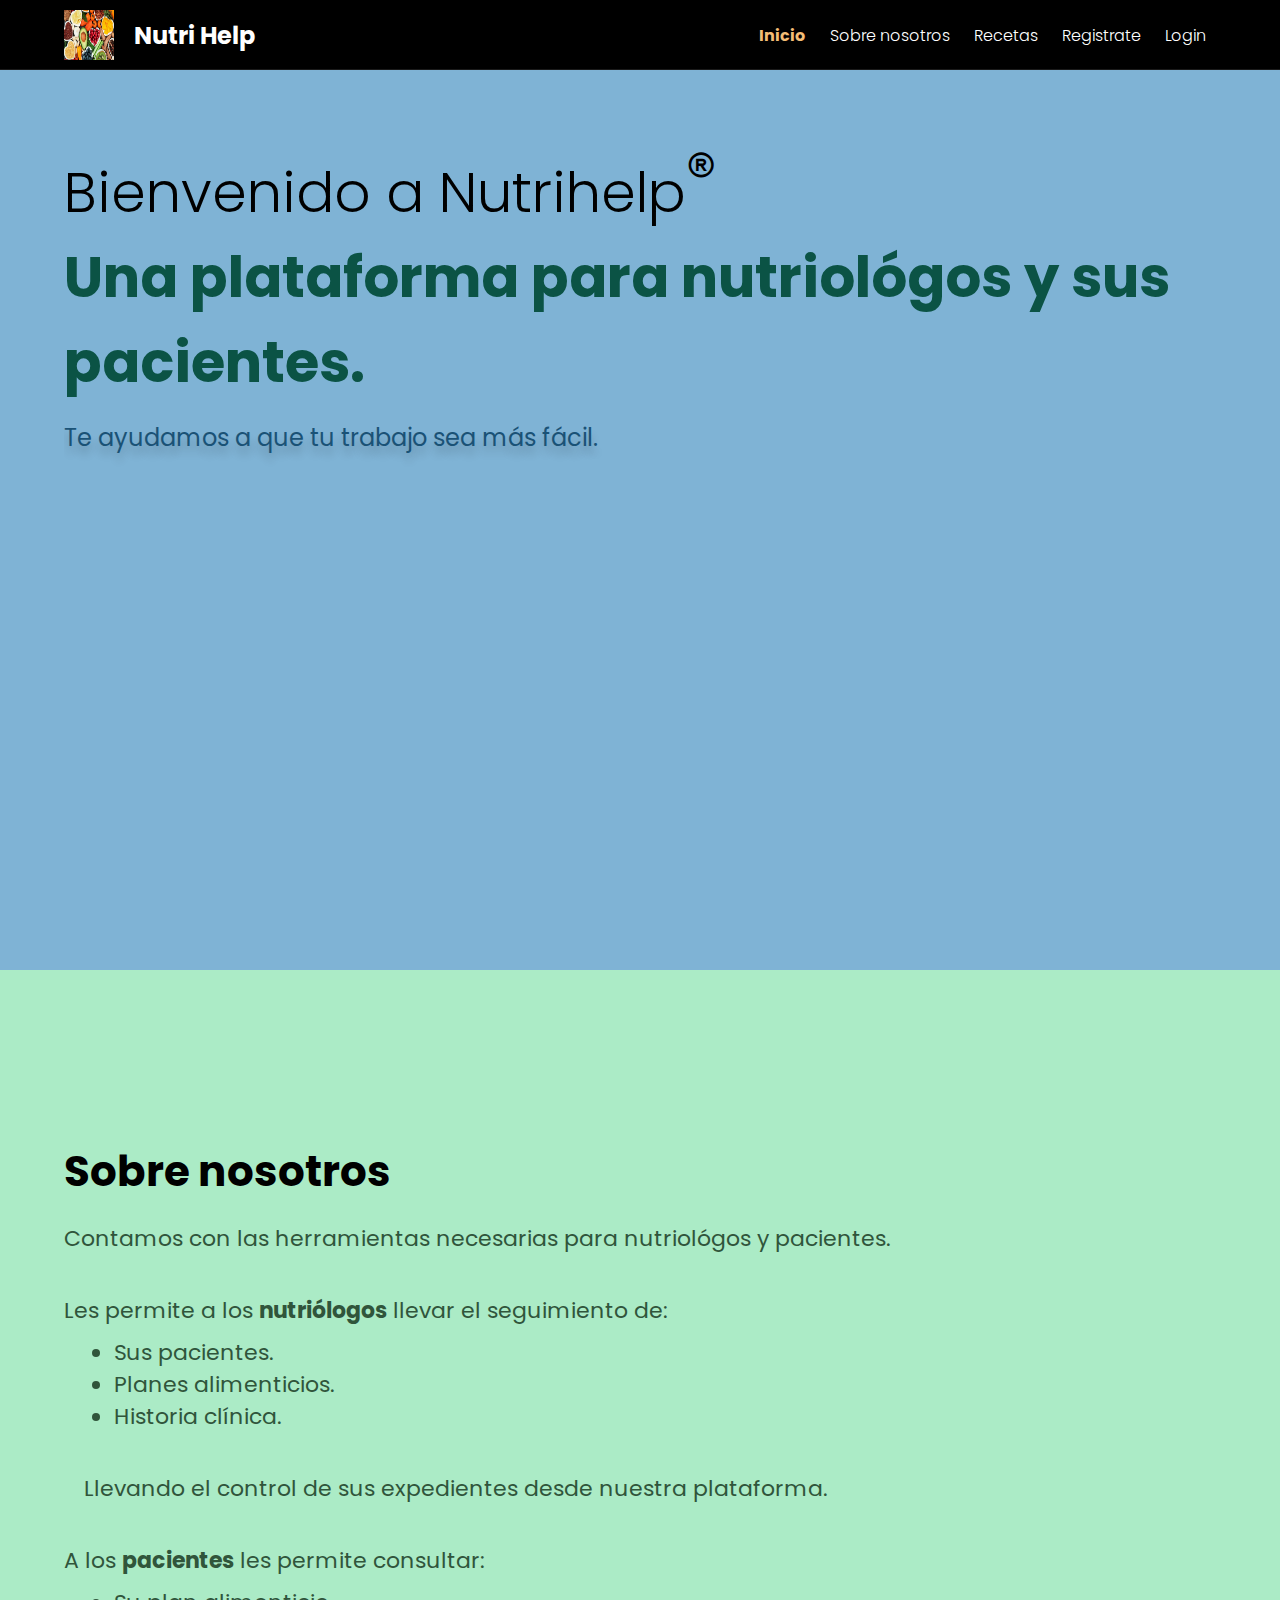
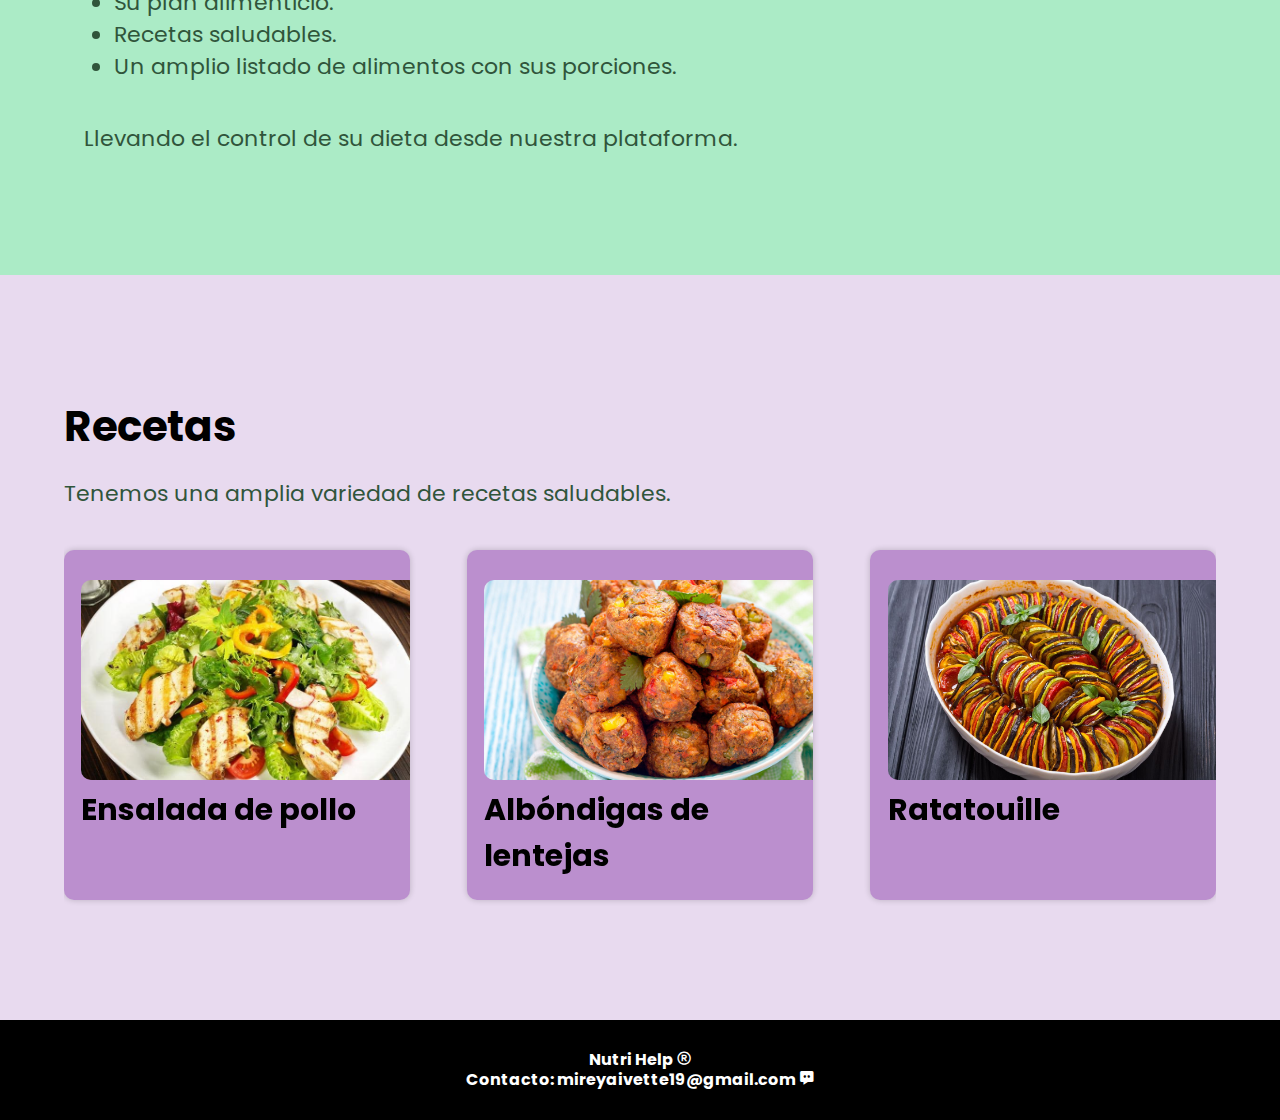
<file: index1.html>
<!DOCTYPE html>
<html lang="es ">

<head>
    <meta charset="UTF-8 ">
    <meta http-equiv="X-UA-Compatible " content="IE=edge ">
    <meta name="viewport " content="width=device-width, initial-scale=1.0 ">
    <link rel="stylesheet" href="./css/style.css">
    <link href='https://unpkg.com/boxicons@2.0.9/css/boxicons.min.css' rel='stylesheet'>
    <title>Nutri Help</title>
</head>

<body>
    <nav class="nav_hero">
        <div class="container nav_container">
            <div class="logo">
                <h2 class="logo_name">
                    <div style="padding-right:20px; height: 50px; ">
                        <img src="./images/salud-y-nutricion1.jpg" width="50px" height="50px" title="NutriHelp">
                    </div>
                    Nutri Help
                </h2>
            </div>
            <div class="links">
                <a href="#inicio" class="link link--active">Inicio</a>
                <a href="#nosotros" class="link">Sobre nosotros</a>
                <a href="#recetas" class="link">Recetas</a>
                <a href="./php/registro.php" class="link">Registrate</a>
                <a href="./php/login.php" class="link">Login</a>
            </div>
        </div>
    </nav>

    <header class="hero" id="inicio">
        <section class="container hero_main">
            <div class="hero_textos">
                <h1 class="title">Bienvenido a Nutrihelp<i style="font-size: 30px; vertical-align:top"
                        class='bx bx-registered'></i>
                    <div class="title_active">Una plataforma para nutriológos y sus pacientes.</div>
                </h1>
                <p class="copy">Te ayudamos a que tu trabajo sea más fácil.</p>
            </div>
        </section>
    </header>

    <main>
        <section class="nosotros" id="nosotros">
            <div class="container">
                <h2 class="subtitle">Sobre nosotros</h2>
                <p class="copy_section">Contamos con las herramientas necesarias para nutriológos y pacientes.</p>
                <div>
                    <p style="margin-bottom: 10px;" class="copy_section">Les permite a los <b>nutriólogos</b> llevar el
                        seguimiento de:</p>
                    <ul style="padding-left: 50px;" class="copy_section">
                        <li>Sus pacientes.
                        <li>Planes alimenticios.
                        <li>Historia clínica.
                    </ul>
                    <p style="padding-left: 20px;" class="copy_section">Llevando el control de sus expedientes desde
                        nuestra plataforma.</p>
                </div>
                <div>
                    <p style="margin-bottom: 10px;" class="copy_section">A los <b>pacientes</b> les permite consultar:
                    </p>
                    <ul style="padding-left: 50px;" class="copy_section">
                        <li>Su plan alimenticio.
                        <li>Recetas saludables.
                        <li>Un amplio listado de alimentos con sus porciones.
                    </ul>
                    <p style="padding-left: 20px;" class="copy_section">Llevando el control de su dieta desde nuestra
                        plataforma.</p>
                </div>
            </div>
        </section>

        <section class="courses" id="recetas">
            <div class="container">
                <h2 class="subtitle">Recetas</h2>
                <p class="copy_section">Tenemos una amplia variedad de recetas saludables.</p>

                <article class="container-cards">

                    <div class="card">
                        <img src="./images/receta1.jpg" alt="" class="card_img">
                        <div class="card_text">
                            <h3 class="card_title">Ensalada de pollo</h3>
                        </div>
                    </div>
                    <div class="card">
                        <img src="./images/receta2.jpg" alt="" class="card_img">
                        <div class="card_text">
                            <h3 class="card_title">Albóndigas de lentejas</h3>
                        </div>
                    </div>
                    <div class="card">
                        <img src="./images/receta3.jpg" alt="" class="card_img">
                        <div class="card_text">
                            <h3 class="card_title">Ratatouille</h3>
                        </div>
                    </div>
                </article>
            </div>
        </section>
    </main>

    <footer style="background-color: #000000; padding:30px;">

        <div class="contact" id="contacto">
            <div class="item_contact">
                <h3 class="contact_title">Nutri Help <i style="vertical-align:top" class='bx bx-registered'></i></h3>
                <h3 class="contact_title">Contacto: mireyaivette19@gmail.com <i class='bx bxs-message-dots'
                        style='color:#ffffff'></i></h3>
            </div>

        </div>
    </footer>
</body>

</html>
</file>
<file: css/style.css>
@import url('https://fonts.googleapis.com/css2?family=Poppins:wght@200;300;400&display=swap');

/* Primero establecemos las variables importantes y le especificamos que desde la raiz. */
:root{
    --gold1: #F4BD76;
    --gold2: #f6cd8f;
    --gray1: #ffffff80;
    --gray2: #f7d9d990;
    --black1: #1a1b1f;
    --black2: #30553b;
    --shadow: 0 8px 8px;
    --color_shadow: #00000033;
}

/* para todos (*) los atributos de la pagina le establecemos los siguientes valores */
*{
    margin: 0; 
    padding: 0;
    box-sizing: border-box;
}

body{
    font-family: 'Poppins', sans-serif;
}

.container{
    width: 90%;
    max-width: 1200px;
    margin: 0px auto;
    overflow: hidden;
    padding: 80px 0px;
    height: auto;
}

.hero{
    padding-top: 50px;
    width: 100%;
    min-height: 100vh;
    background-color: #7FB3D5;
}

.nav_hero{
    position: sticky;
    top: 0;
    color: #fff;
    background-color: #000000;
    height: 70px;
    border-bottom: 1px solid rgba(255, 255, 255, 0.1);
}

.nav_container{
    display: flex;
    align-items: center;
    justify-content: space-between;
    height: inherit;
    padding: 0;    
}

.logo_name{
    font-size: 24px;
    display: flex;
    flex-direction: row;
    align-items: center;
}

.link{
    color: inherit;
    text-decoration: none;
    font-weight: 300;
    padding: 10px;
}

.link--active{
    color: var(--gold1);
    font-weight: 700;
}
 
.point{
    color: var(--gold1);
}

.hero_main{
    /*height: calc(100vh - 70px);*/
    display: flex;
    justify-content: space-between;
    align-items: center;
    padding-top: 30px;
}


.title{
    font-size: 56px;
    font-weight: 300;
    color: #000000;
}
.title_active{
    color: #0B5345;
    font-weight: 700;
}
.copy{
    font-size: 24px;
    color: #1A5276;
    text-shadow: var(--shadow) var(--color_shadow);
    margin: 15px 0;
}
.copy_active{
    font-weight: 700;
}
.cta{
    padding: 20px 30px;
    display: inline-block;
    background: linear-gradient(180deg, #f7ce90 0%, #f4bd78 100%);
    text-decoration: none;
    color: var(--black2);
    font-weight: 700;
    box-shadow: var(--shadow) var(--color_shadow);
    border-radius: 6px;
}

/* Seccion: Cursos */

.courses {
    background: #E8DAEF;
    padding-top: 40px;

}
.nosotros {
    background: #ABEBC6;
    padding-top: 90px;
}


.subtitle{
    font-size: 42px;
    padding-bottom: 20px;
}

.subtitle--modifier{
    text-align: center;
    margin-bottom: 16px;
}

.copy_section{
    color: var(--black2);
    font-size: 22px;
    line-height: 32px;
    margin-bottom: 40px;
}

.copy_section--modifier{
    text-align: center;
    margin-bottom: 32px;
}

.container-cards{
    display: flex;
    justify-content: space-between;
    align-items: center;
    flex-wrap: wrap;
}

.card{
    width: 30%;
    padding: 30px 0;
    overflow: hidden;
    background: #BB8FCE;
    border-radius: 10px;
    position: relative;
    text-align: right; 
    margin-bottom: 40px;
    box-shadow: 0 0 6px var(--color_shadow);
    height: 350px;
}

.card_img{
    width: 95%;
    height: 200px;
    object-fit: cover;
    border-radius: 10px 0 0 10px;
}

.card_text{
    text-align: left;
    width: 95%;
    margin-left: auto;
    padding-right: 25px;
}

.card_list{
    color: var(--black2);
    font-weight: 700;
    margin: 25px 0 12px;
}

.card_title{
    font-size: 30px;
    color: #000000;
    margin-bottom: 8px;
}

.card_copy{
    color: var(--gray2);
    margin-bottom: 16px;
}

.card_button{
    display: block;
    background: linear-gradient(180deg, #f7ce90 0%, #f4bd78 100%);
    border-radius: 6px;
    text-decoration: none;
    width: 90%;
    color: var(--black1);
    font-weight: 700;
    text-align: center;
    padding: 12px 0;
}

/* Sección: projects */

.card_date{
    color: var(--gold2);
    font-size: 18px;
    font-weight: bold;
    margin-bottom: 16px;
}

.container-bg{
    display: flex;
    justify-content: space-between;
    align-items: center;
    flex-wrap: wrap;
}

.background{
    width: 68%;
    height: 290px;
    border-radius: 10px;
    position: relative;
    margin-bottom: 60px;
}

.background_img{
    width: 100%;
    height: 100%;
    object-fit: cover;
    border-radius: inherit;
}

.background_text{
    position: absolute;
    width: 100%;
    bottom: 30px;
    left: 15px;
    color: #fff;
}

.background_title{
    font-size: 24px;
    margin-bottom: 4px;
}


/* Seccion: testimony */

.testimony{
    background: #fff;
}

.testimony-container{
    display: flex;
    justify-content: space-between;
    align-items: center;
    flex-wrap: wrap;
}

.testimony_card{
    width: 30%;
    height: 500px;
    background: linear-gradient(180deg, #30353b 0%, #1a1b1f 100%);
    border-radius: 10px;
    position: relative;
    margin-bottom: 30px;
}

.testimony_img{
    width: 100%;
    height: 100%;
    border-radius: inherit;
    object-fit: cover;
    object-position: center top;
}

.testimony_copy{
    position: absolute;
    bottom: 20px;
    left: 5%;
    width: 90%;
    background: linear-gradient(180deg, #30353b 0%, #1a1b1f 100%);
    color: #fff;
    margin: auto;
    border-radius: 10px;
    box-shadow: var(--shadow) var(--color_shadow);
    padding: 15px 8px;
    display: flex;
    align-items: center;
}

.testimony_copy--modifier{
    background: none;
    box-shadow: none;
}

.testimony_logo{
    font-size: 40px;
    margin-right: 15px;
    /*display: inline-block;*/
}

.testimony_name{
    font-size: 24px;
    line-height: 28px;
}

.testimony_position{
    color: var(--gray1);
}

.testimony_text{
    padding: 40px 0;
    width: 90%;
    margin: 0 auto;
}

.google_logo{
    margin-bottom: 20px;
}

.testimony_history{
    font-size: 21px;
    font-weight: 300;
}

.testimony_info{
    width: 70%;
}

.logo--picture{
    width: 40px;
    height: 40%;
    object-fit: cover;
    border-radius: 50%;
    object-position: center top;
}

/* Email y Check */

.check{
    display: flex;
    justify-content: space-evenly;
    flex-wrap: wrap;
    margin: 0 auto;
}

.check_item{
    width: 30%;
    padding-right: 10px;
    display: flex;
    border-right: 2px solid var(--black2);
}

.bx-check{
    background: linear-gradient(180deg, #30353b 0%, #1a1b1f 100%);
    display: inline-block;
    width: 40px;
    height: 40px;
    text-align: center;
    margin-right: 20px;
    color: #fff;
    border-radius: 50%;
    font-size: 40px;
}

.check_number{
    font-weight: 700;
}

.newsletter{
    position: relative;
    width: 60%;
    margin: 0 auto;
    margin-top: 40px;
    height: auto;
    font-family: inherit;
    border-radius: 6px;
}

.newsletter--modifier{
    margin: 0;
    width: 80%;
}

.newsletter_input{
    width: 100%;
    height: 100%;
    padding: 22px 10px;
    outline: none;
    font-family: inherit;
    border-radius: 6px;
    border: 1px solid var(--black1);
}

.newsletter_submit{
    position: absolute;
    right: 8px;
    top: 10%;
    height: 80%;
    background: linear-gradient(180deg, #30353b 0%, #1a1b1f 100%);
    color: #fff;
    padding: 0 15px;
    border: none;
    border-radius: 6px;
    font-family: inherit;
    font-weight: 700;
    cursor: pointer;
}

/* Footer */

.footer{
    background-color:#000000;
    padding: 40px;
}

.footer_caption{
    display: flex;
    flex-wrap: wrap-reverse;
    justify-content: space-evenly;
}

.title_footer{
    font-size: 24px;
    margin-bottom: 32px;
}

.download{
    width: 50%;
}

.download_app{
    display: flex;
}

.download_item{
    display: flex;
    padding: 18px 12px;
    border-radius: 6px;
    border: 1px solid var(--black2);
    width: 42%;
    align-items: center;
    margin-right: 20px;
    margin-bottom: 16px;
}

.download_logo{
    font-size: 40px;
    margin-right: 20px;
}

.download_title{
    font-size: 18px;
}

.footer_copy{
    width: 100%;
    color: var(--black2);
    display: flex;
    flex-wrap: wrap;
}

.copyright{
    width: 100%;
}

.politica_privacidad{
    color: inherit;
    text-decoration: none;
    display: inline-block;
    margin-top: 10px;
}

.politica_privacidad:hover{
    text-decoration: underline;
}

.politica_privacidad--margin{
    margin-right: 10px;
}

.get-email{
    width: 50%;
}

.socialmedia{
    margin-top: 24px;
    display: flex;
    color: var(--black2);
}

.socialmedia_icon{
    font-size: 18px;
    margin-right: 30px;
    display: inline-block;
}

.socialmedia_legend{
    color: var(--black2);
    margin-right: 16px;
}

.contact{
    display: flex;
    width: 100%;
    flex-wrap: wrap;
    color: #fff;
}

.item_contact{
    width: 100%;
    text-align: center;
}

.item_contact--gold{
    background: #000000;
    color: var(--black2);
}

.contact_icon{
    font-size: 20px;
    color: var(--gold1);
    line-height: 20px;
    margin-right: 4px;
}

.contact_icon-modifier{
    color: var(--black1);
}

.contact_title{
    font-size: 16px;
    line-height: 20px;
}

/*Estilos traido desde formulario.css*/
.icon{
    min-width: 50px;
    text-align: center;
    color: #999;
}

.button{
    border: none;
    width: 95%;
    color: white;
    font-size: 20px;
    background: #f88502;
    padding: 15px 20px;
    border-radius: 5px;
    cursor: pointer;
}

.button:hover{
    background: cadetblue;
}

/* ADAPTACIONES PARA DISPOSITIVOS MOVILES */

@media screen and (max-width:900px){
    .mockup{
        width: 600px;
        height: auto;
        object-fit: cover;
        width: 48%;
        height: calc(100vh - 70px);
        padding: 10px;
    }
    .title{
        font-size: 50px;
    }
    .copy{
        font-size: 22px;
    }
    .cta{
        padding: 15px 22px;
    }
    .container-cards{
        justify-content: space-evenly;
    }
    .courses .card{
        width: 45%;
    }

    .background{
        width: 52%;
    }

    .card{
        width: 42%;
    }

    .testimony-container{
        justify-content: space-evenly;
    }    

    .testimony_card{
        width: 45%;
    }

    .check_item{
        width: 45%;
        margin-bottom: 35px;
    }

    .newsletter{
        width: 80%;
    }

    .download{
        width: 100%;
    }

    .download_app{
        justify-content: space-between;
    }
    .title_footer{
        margin-top: 20px;
        text-align: center;
    }
    .download_item{
        width: 45%;
    }

    .get-email{
        width: 100%;
        margin-bottom: 40px;
    }

    .socialmedia_icon{
        font-size: 18px;
    }

    .socialmedia_legend{
        font-size: 18px;
    }
}

@media screen and (max-width: 700px){
    main .container,
    footer .container{
        padding: 60px;
    }

    .nav_container{
        flex-wrap: wrap;
        flex-direction: column;
        justify-content: space-evenly;
    }

    .nav_hero{
        height: auto;
    }

    .logo{
        padding: 15px 0;
        text-align: center;
    }

    .links{
        padding-bottom: 10px;
        display: flex;
        align-items: center;
        text-align: center;
    }

    .link{
        padding: 7px 10px;
    }

    .hero_main{
        flex-direction: column-reverse;
        justify-content: flex-end;
        height: auto;
        padding: 30px 0;
    }

    .hero_textos{
        width: 100%;
        text-align: center;
    }

    .mockup{
        width: 70%;
        margin-bottom: 20px;
    }
    .title{
        font-size: 35px;
    }

    .copy{
        font-size: 20px;
    }

    .subtitle{
        font-size: 35px;
        text-align: center;
    }

    .copy_section{
        font-size: 20px;
        text-align: center;
    }

    .courses .card{
        width: 90%;
    }

    .container-bg{
        justify-content: space-evenly;
    }

    .card{
        margin-bottom: 40px;
        width: 65%;
    }

    .card_title{
        font-size: 35px;
    }

    .card_button{
        width: 100%;
    }

    .background{
        width: 65%;
        margin-bottom: 40px;
    }    

    .background_copy{
        display: none;
    }

    .testimony_card{
        width: 65%;
    }

    .testimony_name{
        font-size: 20px;
    }
    .container--modifier{
        width: 80%;
    }

    .item_contact{
        width: 100%;
        padding: 20px 0;
    }
}

@media screen and (max-width:500px)
{
    .mockup{
        width: 80%;
        margin-bottom: 15px;
    }

    .courses .card{
        width: 95%;
    }

    .card{
        width: 95%;
    }

    .background{
        width: 95%;
    }

    .testimony_card{
        width: 95%;
    }

    .testimony_history{
        font-size: 20px;
    }

    .container--modifier{
        width: 90%;
    }

    .newsletter{
        width: 100%;
        
    }

    .newsletter--modifier{
        display: block;
    }

    .check_item{
        width: 100%;
        border: none;
        padding: none;
        justify-content: center;
    }

    .download_item{
        width: 49%;
    }

    .download_title{
        font-size: 16px;
    }
}
</file>
